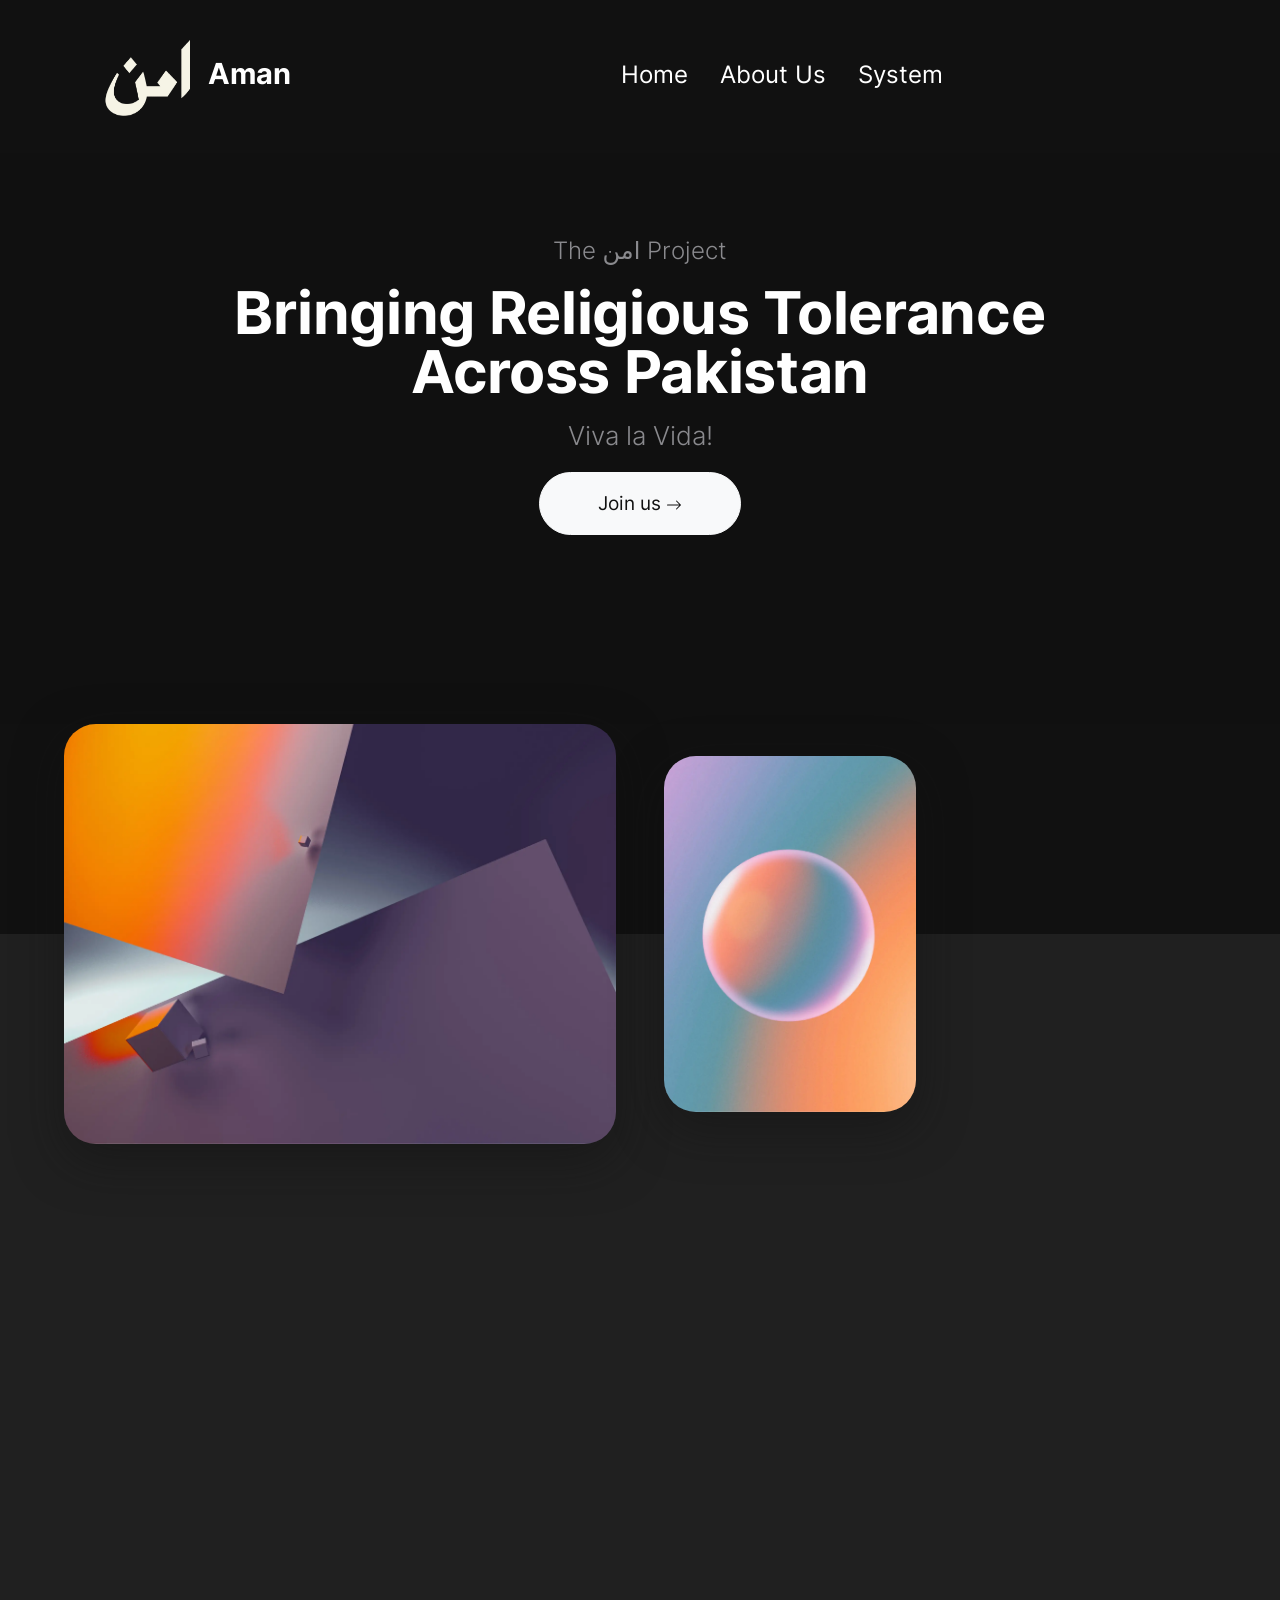
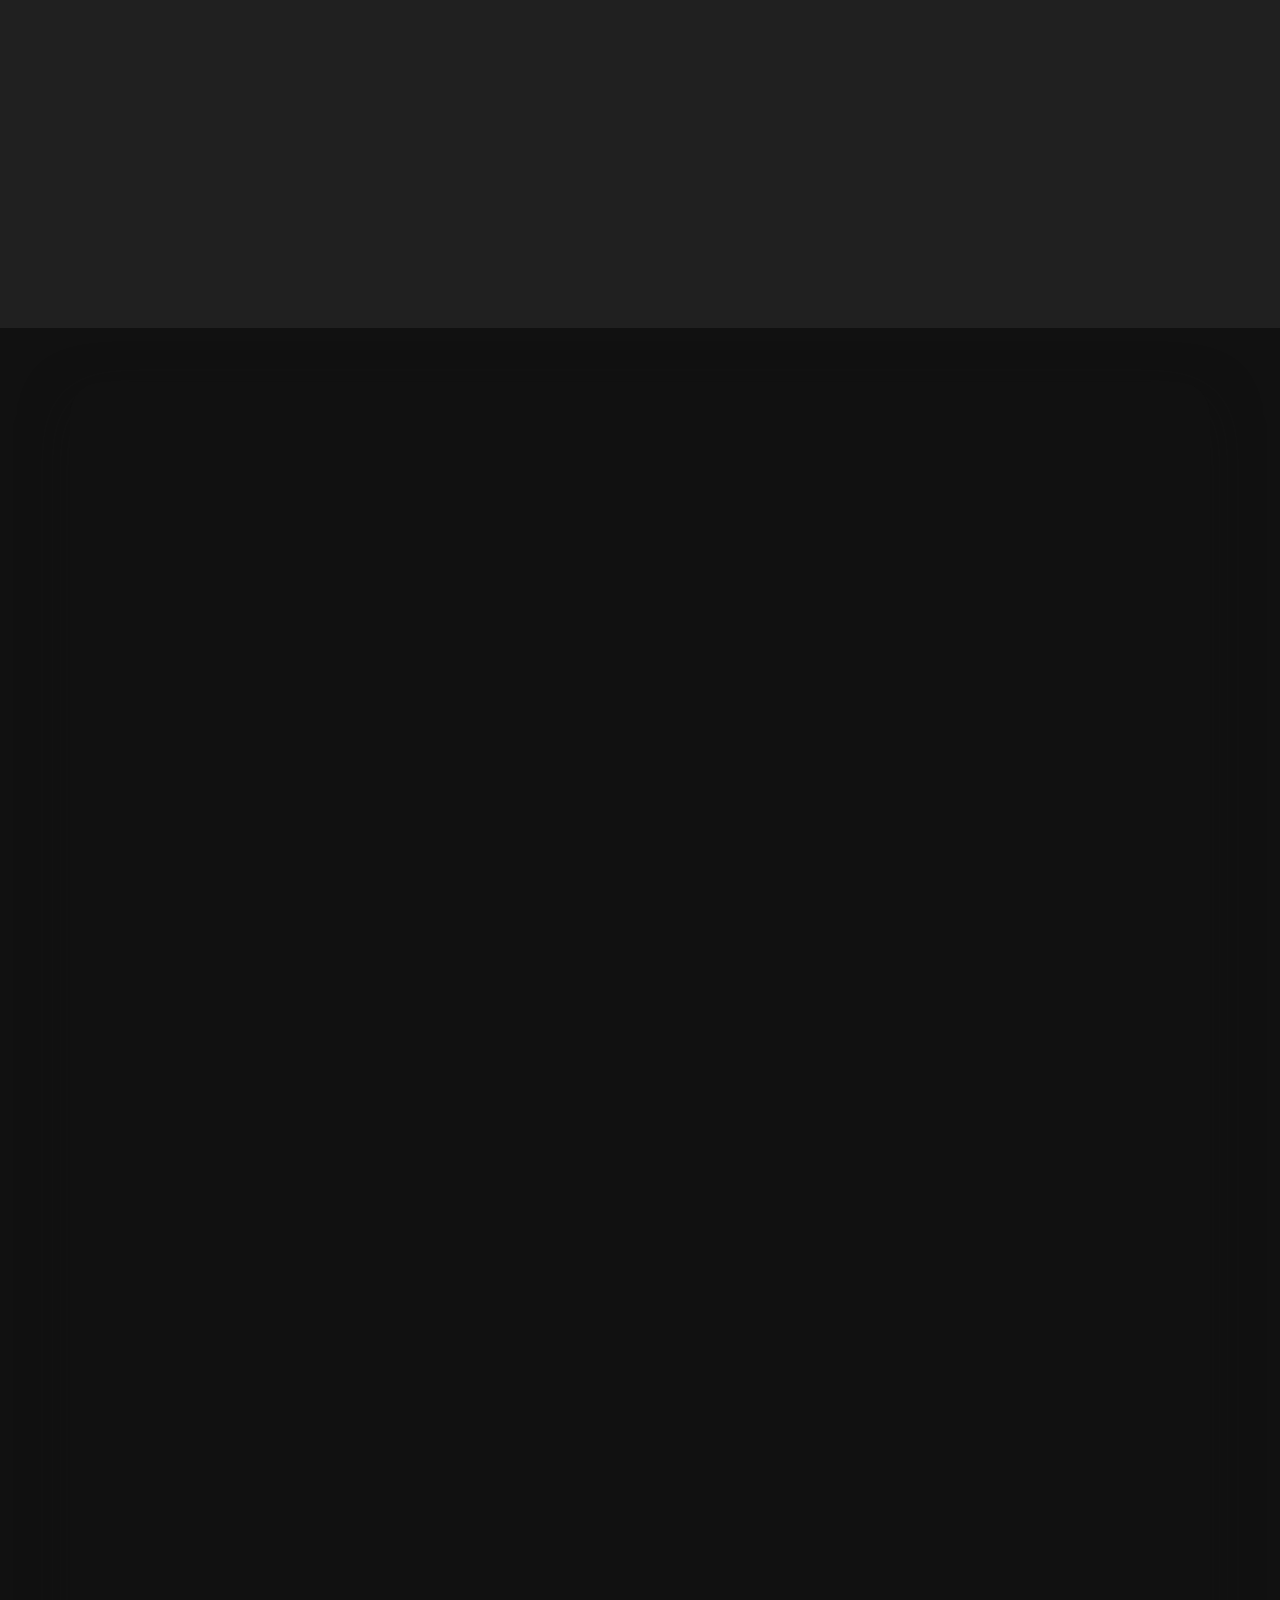
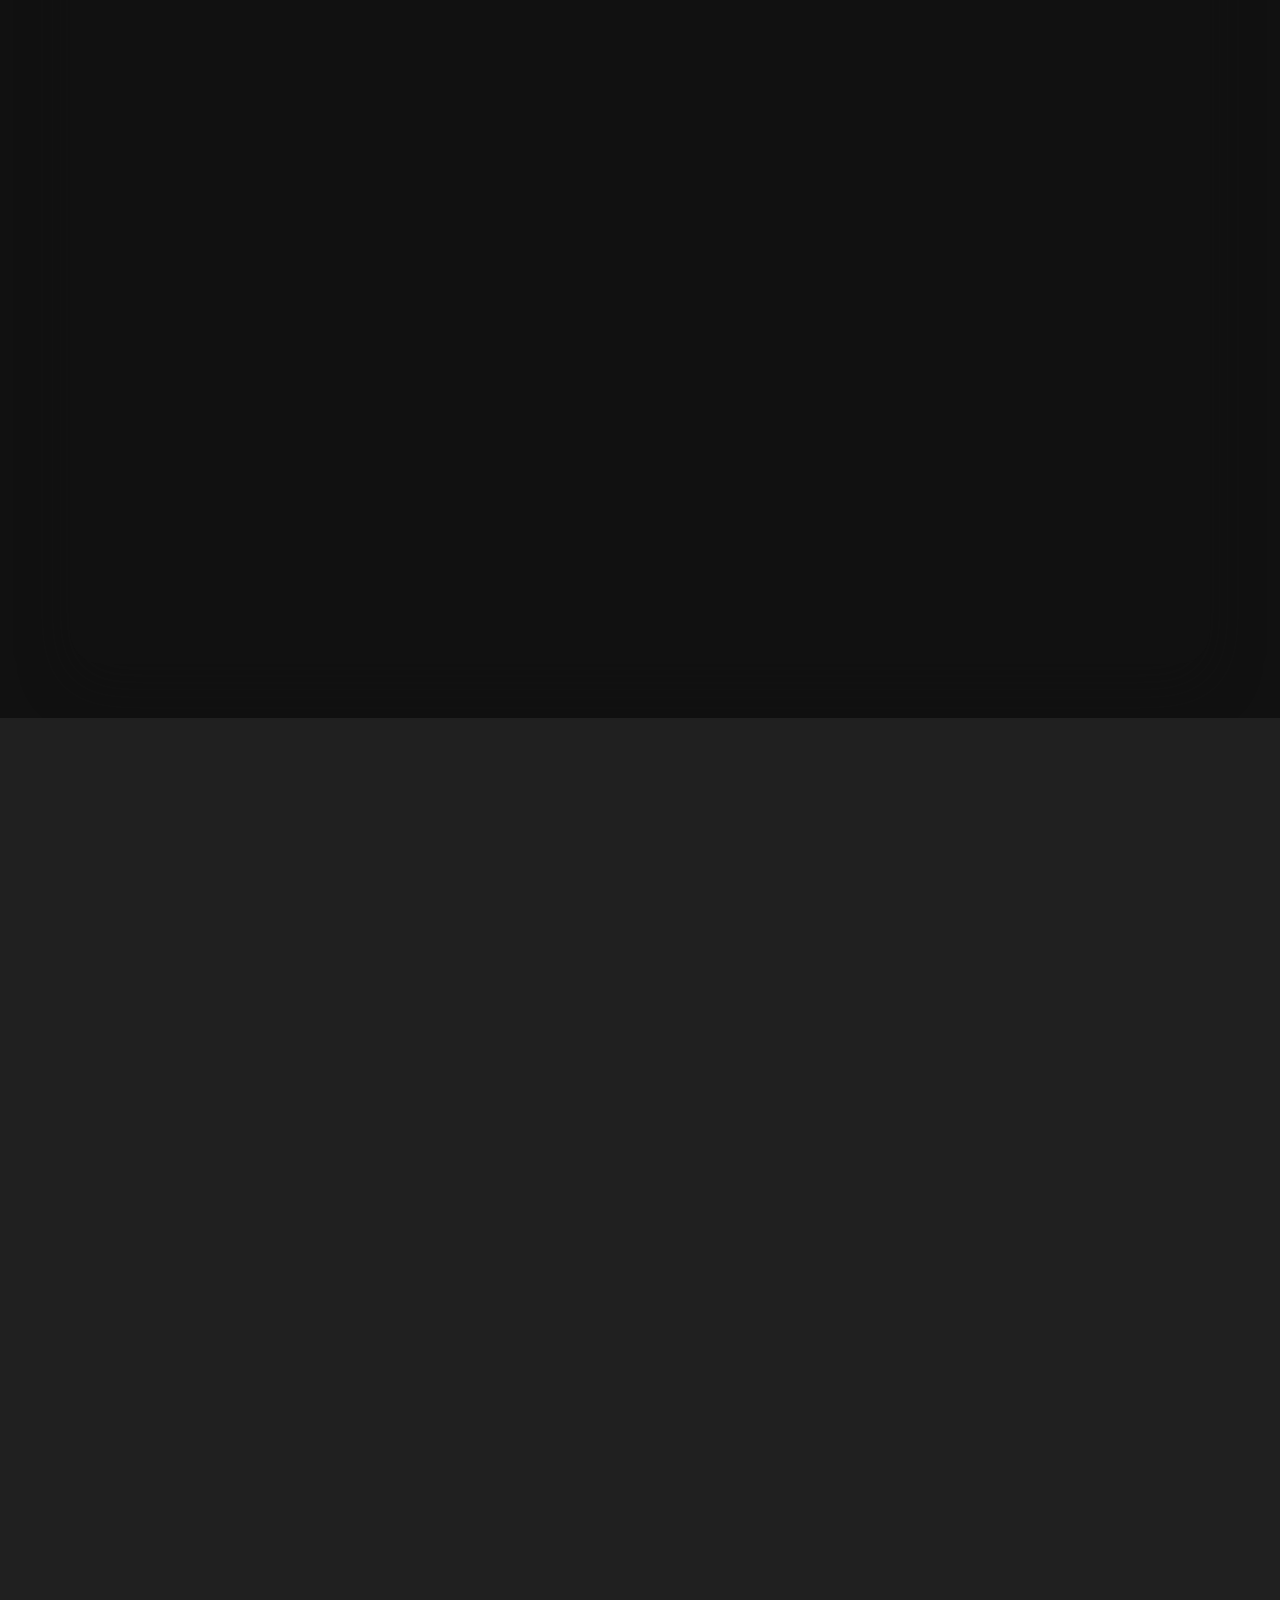
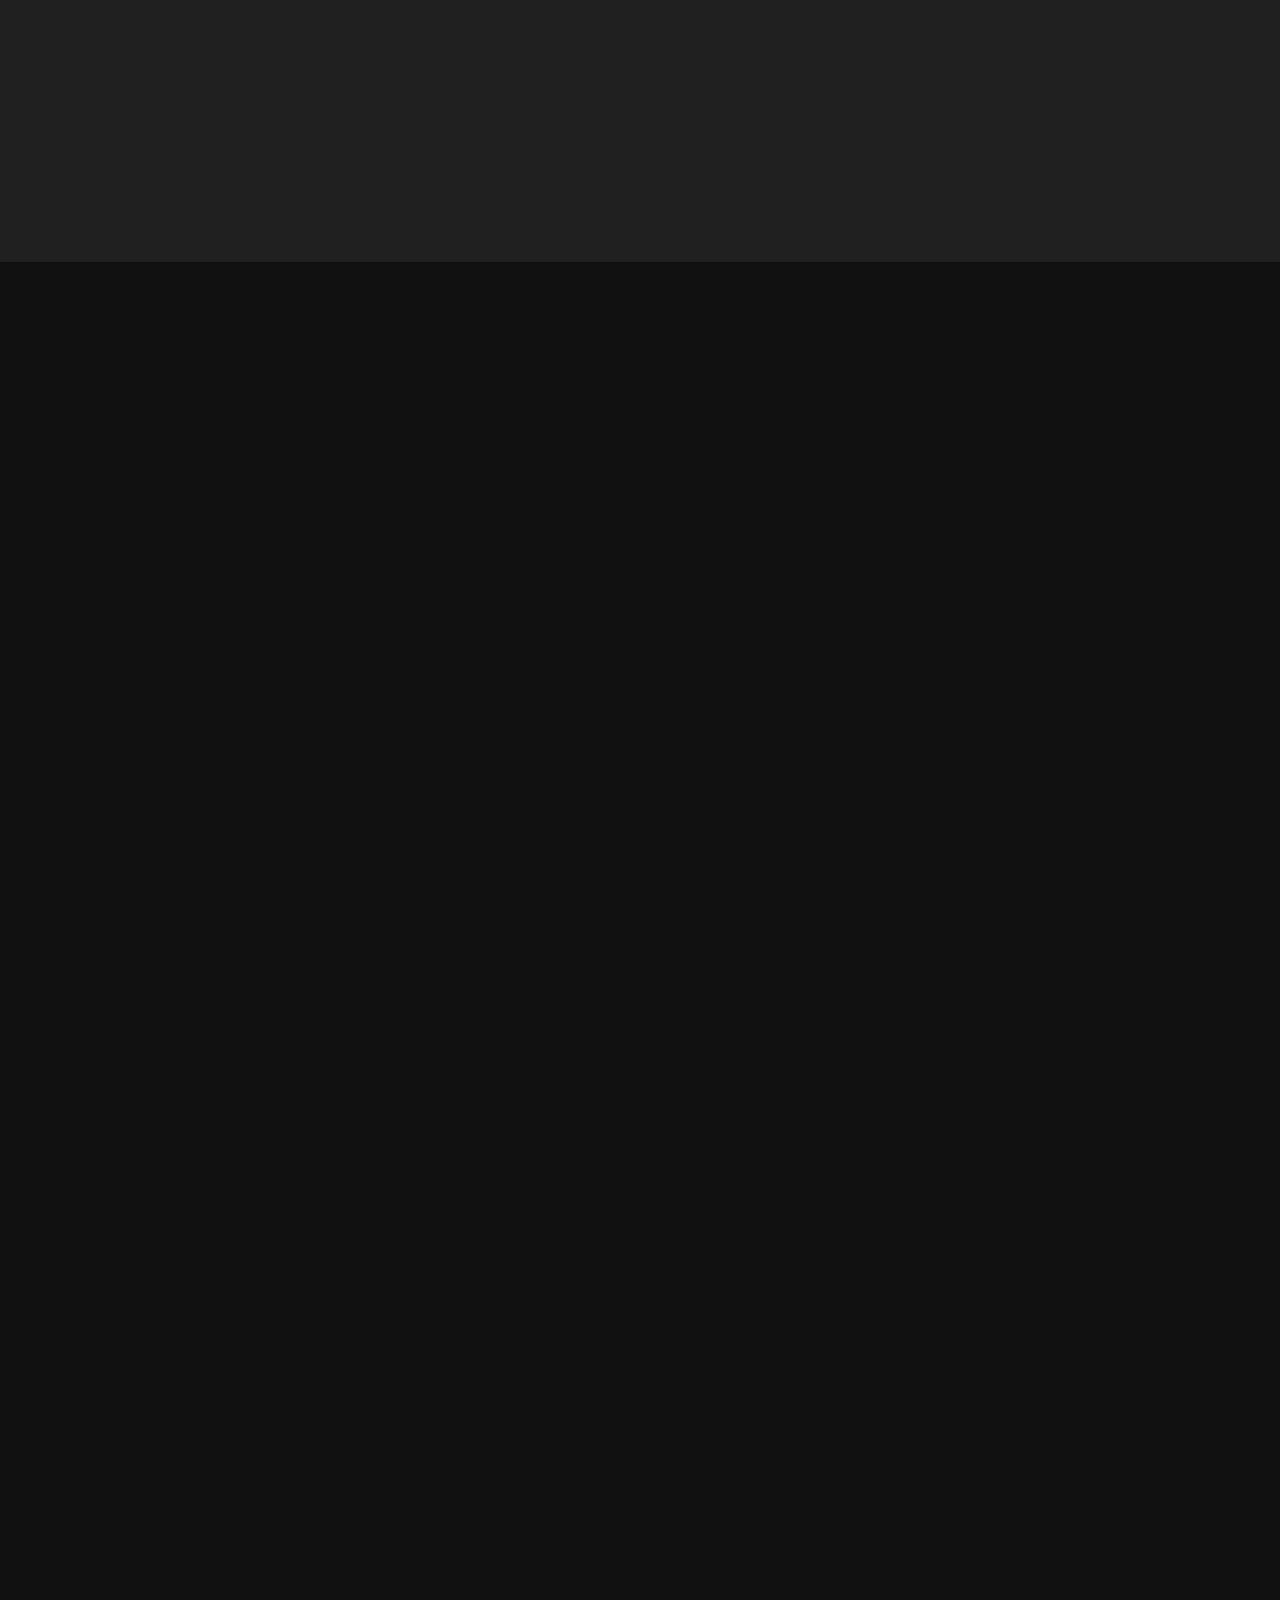
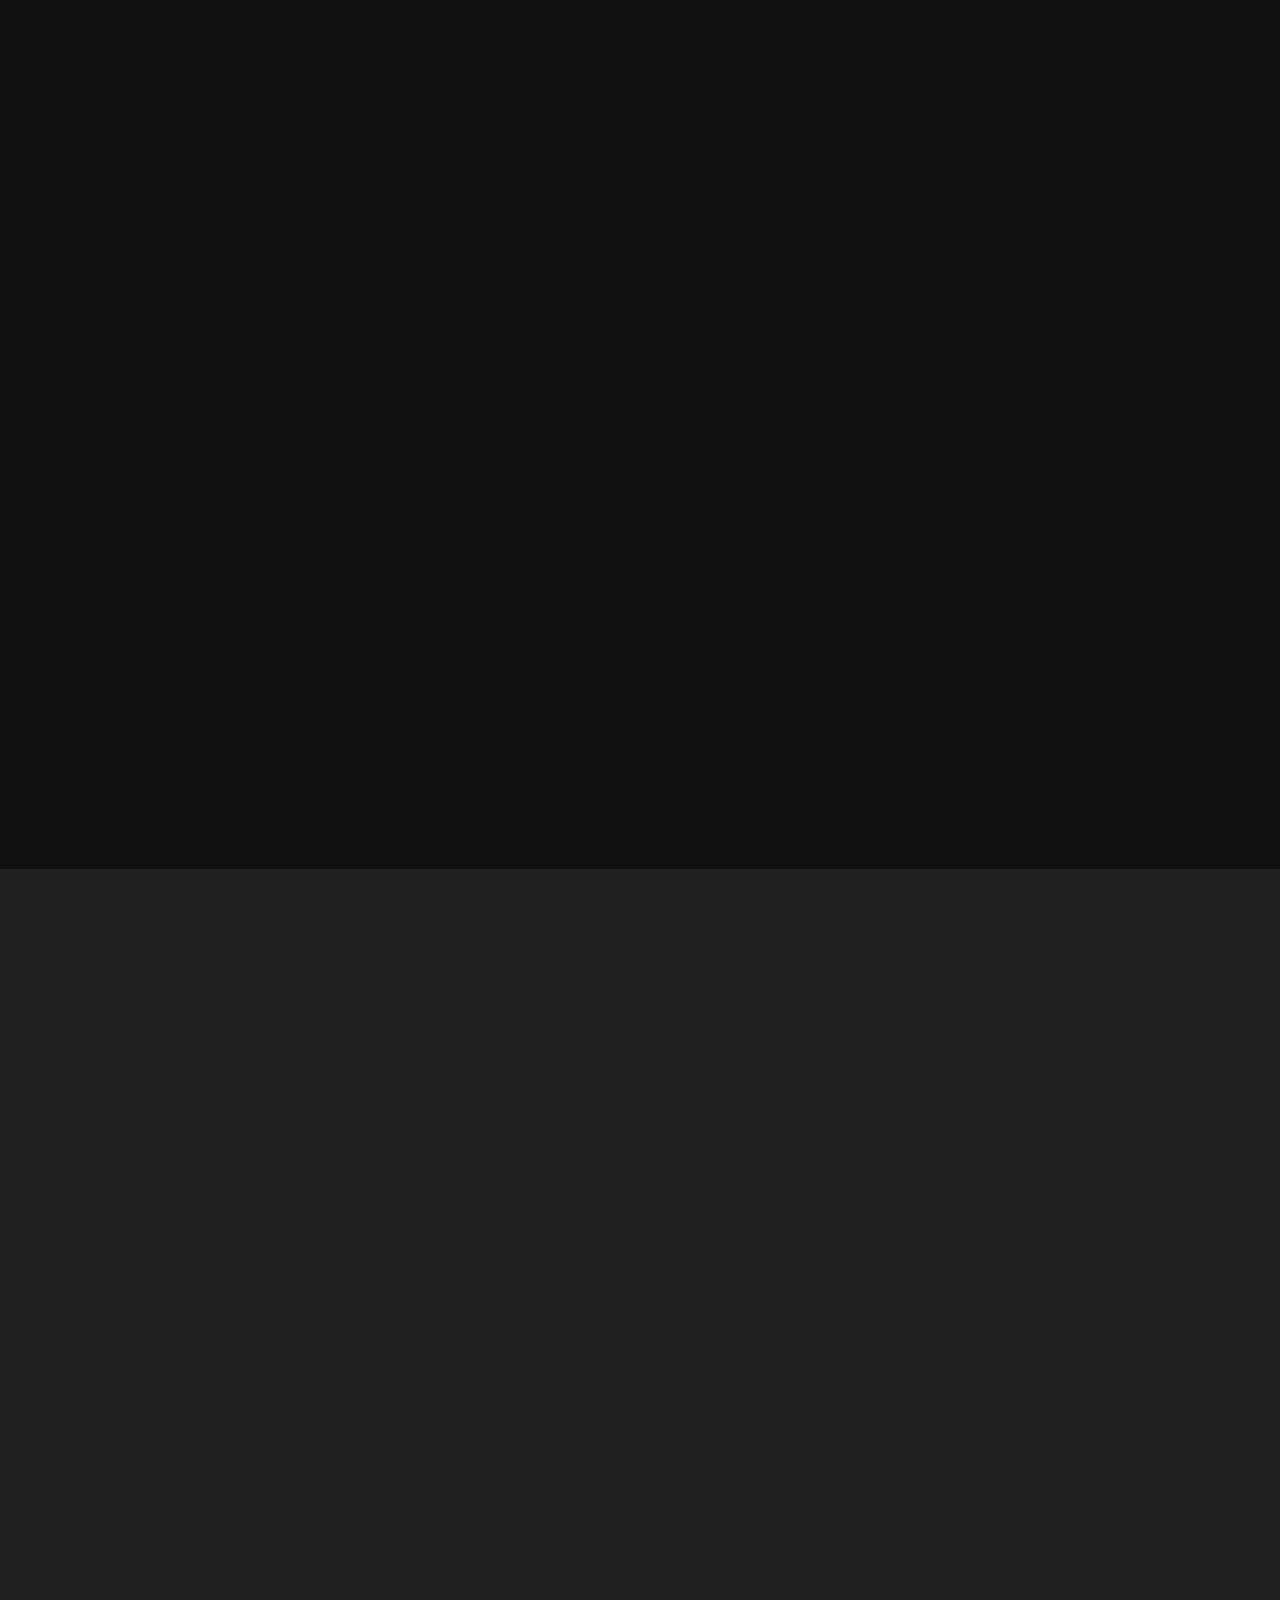
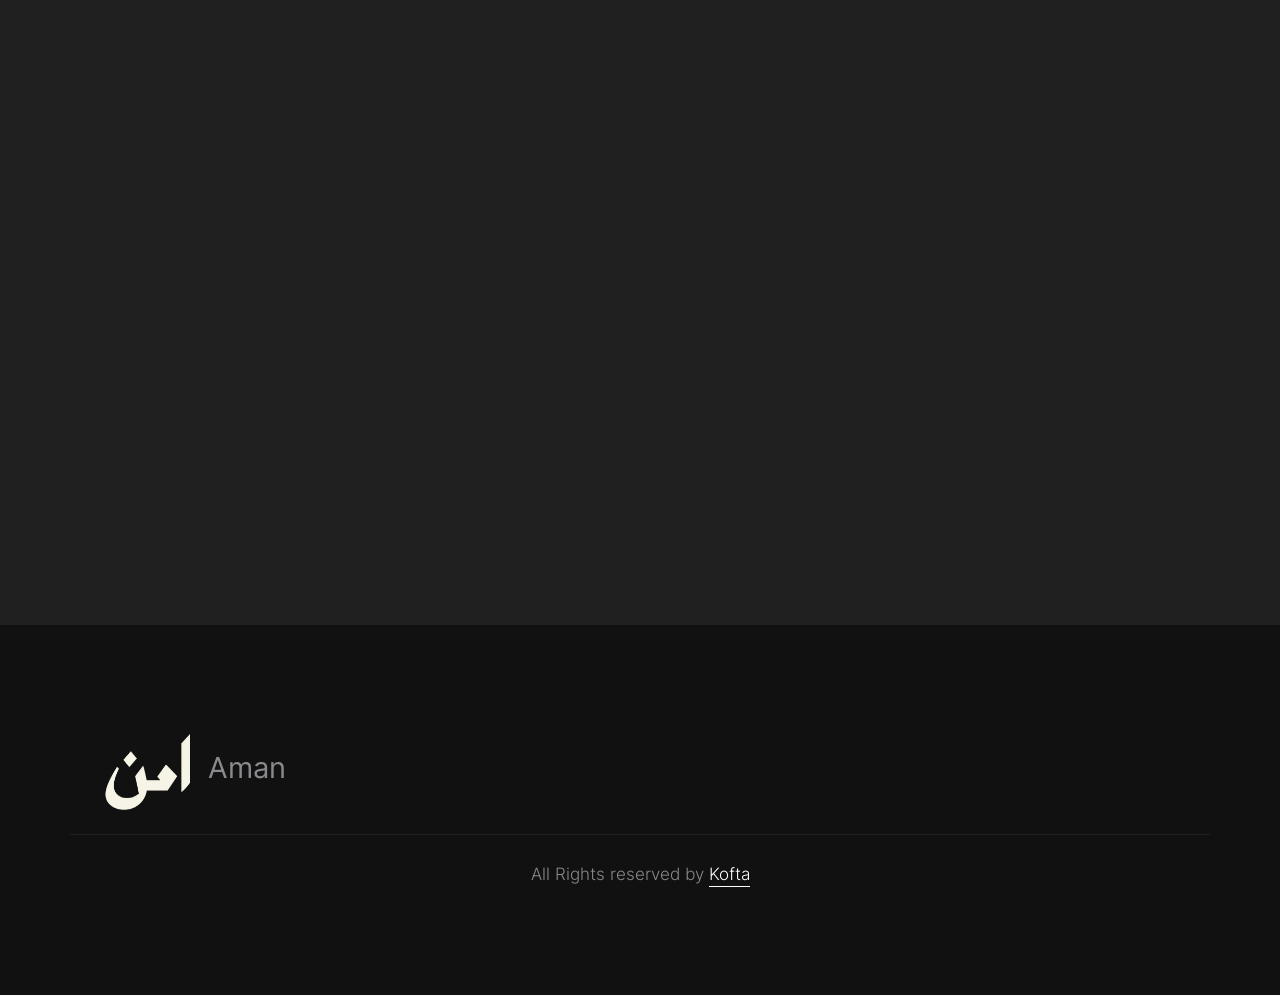
<file: index.html>
<!doctype html>
<html class="h-100" lang="en">

  <head>
      <meta charset="utf-8">
  <meta name="viewport" content="width=device-width,initial-scale=1,shrink-to-fit=no">
  <meta name="description" content="Aman: Bringing Religious Harmony Across Pakistan">
  <link rel="icon" type="image/png" sizes="32x32" href="img/favicon1.png">
  <link rel="icon" type="image/png" sizes="48x48" href="img/fav.png">
  <meta name="author" content="Holger Koenemann">
  <meta name="generator" content="Eleventy v2.0.0">
  <meta name="HandheldFriendly" content="true">
  <title>Aman - Home</title>
  <link rel="stylesheet" href="css/theme.min.css">

   <style>

/* inter-300 - latin */
@font-face {
  font-family: 'Inter';
  font-style: normal;
  font-weight: 300;
  font-display: swap;
  src: local(''),
       url('fonts/inter-v12-latin-300.woff2') format('woff2'), /* Chrome 26+, Opera 23+, Firefox 39+ */
       url('fonts/inter-v12-latin-300.woff') format('woff'); /* Chrome 6+, Firefox 3.6+, IE 9+, Safari 5.1+ */
}

/* inter-400 - latin */
@font-face {
  font-family: 'Inter';
  font-style: normal;
  font-weight: 400;
  font-display: swap;
  src: local(''),
       url('fonts/inter-v12-latin-regular.woff2') format('woff2'), /* Chrome 26+, Opera 23+, Firefox 39+ */
       url('fonts/inter-v12-latin-regular.woff') format('woff'); /* Chrome 6+, Firefox 3.6+, IE 9+, Safari 5.1+ */
}

@font-face {
  font-family: 'Inter';
  font-style: normal;
  font-weight: 500;
  font-display: swap;
  src: local(''),
       url('fonts/inter-v12-latin-500.woff2') format('woff2'), /* Chrome 26+, Opera 23+, Firefox 39+ */
       url('fonts/inter-v12-latin-500.woff') format('woff'); /* Chrome 6+, Firefox 3.6+, IE 9+, Safari 5.1+ */
}
@font-face {
  font-family: 'Inter';
  font-style: normal;
  font-weight: 700;
  font-display: swap;
  src: local(''),
       url('fonts/inter-v12-latin-700.woff2') format('woff2'), /* Chrome 26+, Opera 23+, Firefox 39+ */
       url('fonts/inter-v12-latin-700.woff') format('woff'); /* Chrome 6+, Firefox 3.6+, IE 9+, Safari 5.1+ */
}

</style>


  </head>

  <body class="bg-black text-white mt-0" data-bs-spy="scroll" data-bs-target="#navScroll">

    <nav id="navScroll" class="navbar navbar-dark bg-black fixed-top px-vw-5" tabindex="0">
  <div class="container">
    <a class="navbar-brand pe-md-4 fs-4 col-12 col-md-auto text-center" href="index.html">
 
  <img src="logo1.png" width="100" height="80" fill="currentColor" class="bi bi-stack" viewBox="0 0 16 16">
    <path d="m14.12 10.163 1.715.858c.22.11.22.424 0 .534L8.267 15.34a.598.598 0 0 1-.534 0L.165 11.555a.299.299 0 0 1 0-.534l1.716-.858 5.317 2.659c.505.252 1.1.252 1.604 0l5.317-2.66zM7.733.063a.598.598 0 0 1 .534 0l7.568 3.784a.3.3 0 0 1 0 .535L8.267 8.165a.598.598 0 0 1-.534 0L.165 4.382a.299.299 0 0 1 0-.535L7.733.063z"/>
    <path d="m14.12 6.576 1.715.858c.22.11.22.424 0 .534l-7.568 3.784a.598.598 0 0 1-.534 0L.165 7.968a.299.299 0 0 1 0-.534l1.716-.858 5.317 2.659c.505.252 1.1.252 1.604 0l5.317-2.659z"/>
  </svg>
  <span class="ms-md-1 mt-1 fw-bolder me-md-5">Aman</span>
</a>

      <ul class="navbar-nav mx-auto mb-2 mb-lg-0 list-group list-group-horizontal">
      <li class="nav-item">
  <a class="nav-link fs-5" href="index.html" aria-label="Homepage">
    Home
  </a>
</li>
<li class="nav-item">
  <a class="nav-link fs-5" href="content.html" aria-label="A sample content page">
    About Us
  </a>
</li>
<li class="nav-item">
  <a class="nav-link fs-5" href="system.html" aria-label="A system message page">
    System
  </a>
</li>
    </ul>
</div>
</nav>

    <main>
      <div class="w-100 overflow-hidden positon-relative bg-black text-white" data-aos="fade">
  <div class="position-absolute w-100 h-100 bg-black opacity-75 top-0 start-0"></div>
  <div class="container py-vh-4 position-relative mt-5 px-vw-5 text-center">
  <div class="row d-flex align-items-center justify-content-center py-vh-5">
    <div class="col-12 col-xl-10">
      <span class="h5 text-secondary fw-lighter">The امن Project</span>
      <h1 class="display-huge mt-3 mb-3 lh-1">Bringing Religious Tolerance Across Pakistan</h1>
    </div>
    <div class="col-12 col-xl-8">
      <p class="lead text-secondary">Viva la Vida!</p>
    </div>
    <div class="col-12 text-center">
      <a href="#" class="btn btn-xl btn-light">Join us
        <svg xmlns="http://www.w3.org/2000/svg" width="16" height="16" fill="currentColor" class="bi bi-arrow-right" viewBox="0 0 16 16">
  <path fill-rule="evenodd" d="M1 8a.5.5 0 0 1 .5-.5h11.793l-3.147-3.146a.5.5 0 0 1 .708-.708l4 4a.5.5 0 0 1 0 .708l-4 4a.5.5 0 0 1-.708-.708L13.293 8.5H1.5A.5.5 0 0 1 1 8z"/>
</svg>
</a>
    </div>
  </div>
</div>

</div>

<div class="w-100 position-relative bg-black text-white bg-cover d-flex align-items-center">
  <div class="container-fluid px-vw-5">
    <div class="position-absolute w-100 h-50 bg-dark bottom-0 start-0"></div>
    <div class="row d-flex align-items-center position-relative justify-content-center px-0 g-5">
      <div class="col-12 col-lg-6">
        <img src="img/webp/abstract18.webp" width="2280" height="1732" alt="abstract image" class="img-fluid position-relative rounded-5 shadow" data-aos="fade-up">
      </div>
      <div class="col-12 col-md-6 col-lg-3">
        <img src="img/webp/abstract6.webp" width="1116" height="1578" alt="abstract image" class="img-fluid position-relative rounded-5 shadow" data-aos="fade-up" data-aos-duration="2000">
      </div>
      <div class="col-12 col-md-6 col-lg-3">
        <img src="img/webp/abstract9.webp" width="1116" height="848" alt="abstract image" class="img-fluid position-relative rounded-5 shadow" data-aos="fade-up" data-aos-duration="3000">
      </div>
    </div>
  </div>
</div>
<div class="bg-dark">
  <div class="container px-vw-5 py-vh-5">
    <div class="row d-flex align-items-center">
      <div class="col-12 col-lg-7 text-lg-end" data-aos="fade-right">
        <span class="h5 text-secondary fw-lighter">Who are we?</span>
        <h2 class="display-4">Log, people, human</h2>
      </div>
      <div class="col-12 col-lg-5" data-aos="fade-left">
        <h3 class="pt-5">Product Design & Strategy</h3>
        <p class="text-secondary">Lorem ipsum dolor sit amet, consetetur sadipscing elitr, sed diam nonumy eirmod tempor invidunt ut labore et dolore magna aliquyam erat, sed diam voluptua.<br>
          
          
  <path fill-rule="evenodd" d="M1 8a7 7 0 1 0 14 0A7 7 0 0 0 1 8zm15 0A8 8 0 1 1 0 8a8 8 0 0 1 16 0zM4.5 7.5a.5.5 0 0 0 0 1h5.793l-2.147 2.146a.5.5 0 0 0 .708.708l3-3a.5.5 0 0 0 0-.708l-3-3a.5.5 0 1 0-.708.708L10.293 7.5H4.5z"/>
</svg>
</p>
        <h3 class="border-top border-secondary pt-5 mt-5">Development & Engineering</h3>
        <p class="text-secondary">Lorem ipsum dolor sit amet, consetetur sadipscing elitr, sed diam nonumy eirmod tempor invidunt ut labore et dolore magna aliquyam erat, sed diam voluptua.<br>
          
          
  <path fill-rule="evenodd" d="M1 8a7 7 0 1 0 14 0A7 7 0 0 0 1 8zm15 0A8 8 0 1 1 0 8a8 8 0 0 1 16 0zM4.5 7.5a.5.5 0 0 0 0 1h5.793l-2.147 2.146a.5.5 0 0 0 .708.708l3-3a.5.5 0 0 0 0-.708l-3-3a.5.5 0 1 0-.708.708L10.293 7.5H4.5z"/>
</svg>
</p>
      </div>
    </div>
  </div>
</div>

<div class="bg-black py-vh-3">
  <div class="container bg-black px-vw-5 py-vh-3 rounded-5 shadow">

  <div class="row gx-5">
    <div class="col-12 col-md-6">
      <div class="card bg-transparent mb-5" data-aos="zoom-in-up">
        <div class="bg-dark shadow rounded-5 p-0">
          <img src="img/webp/abstract3.webp" width="582" height="327" alt="abstract image" class="img-fluid rounded-5 no-bottom-radius" loading="lazy">
          <div class="p-5">
            <h2 class="fw-lighter">Ipsum dolor est</h2>
            <p class="pb-4 text-secondary">Lorem ipsum dolor sit amet, consetetur sadipscing elitr, sed diam nonumy eirmod tempor invidunt ut labore et dolore magna aliquyam erat.</p>
          
          </div>
        </div>
      </div>

      <div class="card bg-transparent" data-aos="zoom-in-up">
        <div class="bg-dark shadow rounded-5 p-0">
          <img src="img/webp/abstract2.webp" width="582" height="442" alt="abstract image" class="img-fluid rounded-5 no-bottom-radius" loading="lazy">
          <div class="p-5">
            <h2 class="fw-lighter">Ipsum dolor est</h2>
            <p class="pb-4 text-secondary">Lorem ipsum dolor sit amet, consetetur sadipscing elitr, sed diam nonumy eirmod tempor invidunt ut labore et dolore magna aliquyam erat.</p>
            
          </div>
        </div>
      </div>
    </div>
    <div class="col-12 col-md-6">
      <div class="p-5 pt-0 mt-5" data-aos="fade">
        <span class="h5 text-secondary fw-lighter">What we don´t know</span>
        <h2 class="display-4">There is a lot we don´t know. Here is a small sneak peek</h2>
      </div>
      <div class="card bg-transparent mb-5 mt-5" data-aos="zoom-in-up">
        <div class="bg-dark shadow rounded-5 p-0">
          <img src="img/webp/abstract17.webp" width="582" height="390" alt="abstract image" class="img-fluid rounded-5 no-bottom-radius" loading="lazy">
          <div class="p-5">
            <h2 class="fw-lighter">Ipsum dolor est</h2>
            <p class="pb-4 text-secondary">Lorem ipsum dolor sit amet, consetetur sadipscing elitr, sed diam nonumy eirmod tempor invidunt ut labore et dolore magna aliquyam erat.</p>
            
          </div>
        </div>
      </div>

      <div class="card bg-transparent" data-aos="zoom-in-up">
        <div class="bg-dark shadow rounded-5 p-0">
          <img src="img/webp/abstract4.webp" width="582" height="327" alt="abstract image" class="img-fluid rounded-5 no-bottom-radius" loading="lazy">
          <div class="p-5">
            <h2 class="fw-lighter">Ipsum dolor est</h2>
            <p class="pb-4 text-secondary">Lorem ipsum dolor sit amet, consetetur sadipscing elitr, sed diam nonumy eirmod tempor invidunt ut labore et dolore magna aliquyam erat.</p>
           
          </div>
        </div>
      </div>
    </div>
  </div>

</div>

</div>
<div class="bg-dark position-relative">
  <div class="container px-vw-5 py-vh-5">
    <div class="row d-flex align-items-center">

      <div class="col-12 col-lg-7">
        <img class="img-fluid rounded-5 mb-n5 shadow" src="img/webp/person9.webp" width="512" height="512" alt="a nice person" loading="lazy" data-aos="zoom-in-right">
        <img class="img-fluid rounded-5 ms-5 mb-n5 shadow" src="img/webp/person11.webp" width="512" height="512" alt="another nice person" loading="lazy" data-aos="zoom-in-up">
      </div>
      <div class="col-12 col-lg-5 bg-dark rounded-5 py-5" data-aos="fade">
        <span class="h5 text-secondary fw-lighter">Do you like faces?</span>
        <h2 class="display-4">We constantly adding new images to our website. Does it make sense? No!</h2>
      </div>
    </div>
  </div>
</div>

<div class="bg-black">
<div class="container px-vw-5 py-vh-5">
  <div class="row d-flex align-items-center">
    <div class="col-12 col-lg-5 text-center text-lg-end" data-aos="zoom-in-right">
      <span class="h5 text-secondary fw-lighter">What we charge</span>
      <h2 class="display-4">You get all our knowledge for one simple price</h2>
    </div>
    <div class="col-12 col-lg-7 bg-dark rounded-5 py-vh-3 text-center my-5" data-aos="zoom-in-up">
      <h2 class="display-huge mb-5">
        <span class="fs-4 me-2 fw-light">$</span><span class="border-bottom border-5">499</span><span class="fs-6 fw-light">/day</span></h2>
      <p class="lead text-secondary">Lorem ipsum dolor sit amet, consectetur adipisicing elit, sed do eiusmod tempor incididunt ut labore et dolore magna aliqua. Ut enim ad minim veniam, quis nostrud exercitation ullamco laboris nisi ut aliquip ex ea commodo consequat.</p>
      <a href="#" class="btn btn-xl btn-light">Sign up
        <svg xmlns="http://www.w3.org/2000/svg" width="16" height="16" fill="currentColor" class="bi bi-arrow-right" viewBox="0 0 16 16">
  <path fill-rule="evenodd" d="M1 8a.5.5 0 0 1 .5-.5h11.793l-3.147-3.146a.5.5 0 0 1 .708-.708l4 4a.5.5 0 0 1 0 .708l-4 4a.5.5 0 0 1-.708-.708L13.293 8.5H1.5A.5.5 0 0 1 1 8z"/>
</svg>
</a>
    </div>
  </div>
</div>

</div>
<div class="container-fluid px-vw-5 position-relative" data-aos="fade">
<div class="position-absolute w-100 h-50 bg-black top-0 start-0"></div>
<div class="position-relative py-vh-5 bg-cover bg-center rounded-5" style="background-image: url(img/webp/abstract12.webp)">
  <div class="container bg-black px-vw-5 py-vh-3 rounded-5 shadow">
  <div class="row d-flex align-items-center">

  <div class="col-6 d-flex align-items-center bg-dark shadow rounded-5 p-0" data-aos="zoom-in-up">
    <div class="row d-flex justify-content-center">
      <div class="col-12">
    <img src="img/webp/person103.webp" width="684" height="457" alt="our CEO with some nice numbers" class="img-fluid rounded-5" loading="lazy">
  </div>
  <div class="col-12 col-lg-10 col-xl-8 text-center my-5">
    <p class="lead border-bottom pb-4 border-secondary">"Lorem ipsum dolor sit amet, consetetur sadipscing elitr, sed diam nonumy eirmod tempor invidunt ut labore et dolore magna aliquyam erat, sed diam voluptua. At vero eos et accusam et justo duo dolores et ea rebum. Stet clita kasd gubergren, no sea takimata sanctus est Lorem ipsum dolor sit amet."</p>
    <p class="text-secondary text-center">Jane Doe, CEO</p>
</div>
</div>
</div>
  <div class="col-5 offset-1">
    <span class="h5 text-secondary fw-lighter">The numbers</span>
    <h2 class="display-huge fw-bolder" data-aos="zoom-in-left">+400</h2>
<p class="h4 fw-lighter text-secondary">
    Lorem ipsum dolor sit amet, consetetur sadipscing elitr.
</p>

<h2 class="display-huge fw-bolder border-top border-secondary pt-5 mt-5" data-aos="zoom-in-left">78.981</h2>
<p class="h4 fw-lighter text-secondary">
Lorem ipsum dolor sit amet, consetetur sadipscing elitr.
</p>
<h2 class="display-huge fw-bolder border-top border-secondary pt-5 mt-5" data-aos="zoom-in-left">98%</h2>
<p class="h4 fw-lighter text-secondary">
Lorem ipsum dolor sit amet, consetetur sadipscing elitr.
</p>
</div>
  </div>
</div>

</div>
</div>
<div class="bg-dark py-vh-5">
<div class="container px-vw-5">
  <div class="row d-flex gx-5 align-items-center">
    <div class="col-12 col-lg-6">
      <div class="rounded-5 bg-black p-5 shadow" data-aos="zoom-in-right">
        <div class="fs-1">
          <svg xmlns="http://www.w3.org/2000/svg" width="16" height="16" fill="currentColor" class="bi bi-star-fill" viewBox="0 0 16 16">
  <path d="M3.612 15.443c-.386.198-.824-.149-.746-.592l.83-4.73L.173 6.765c-.329-.314-.158-.888.283-.95l4.898-.696L7.538.792c.197-.39.73-.39.927 0l2.184 4.327 4.898.696c.441.062.612.636.282.95l-3.522 3.356.83 4.73c.078.443-.36.79-.746.592L8 13.187l-4.389 2.256z"/>
</svg>


          <svg xmlns="http://www.w3.org/2000/svg" width="16" height="16" fill="currentColor" class="bi bi-star-fill" viewBox="0 0 16 16">
  <path d="M3.612 15.443c-.386.198-.824-.149-.746-.592l.83-4.73L.173 6.765c-.329-.314-.158-.888.283-.95l4.898-.696L7.538.792c.197-.39.73-.39.927 0l2.184 4.327 4.898.696c.441.062.612.636.282.95l-3.522 3.356.83 4.73c.078.443-.36.79-.746.592L8 13.187l-4.389 2.256z"/>
</svg>


          <svg xmlns="http://www.w3.org/2000/svg" width="16" height="16" fill="currentColor" class="bi bi-star-fill" viewBox="0 0 16 16">
  <path d="M3.612 15.443c-.386.198-.824-.149-.746-.592l.83-4.73L.173 6.765c-.329-.314-.158-.888.283-.95l4.898-.696L7.538.792c.197-.39.73-.39.927 0l2.184 4.327 4.898.696c.441.062.612.636.282.95l-3.522 3.356.83 4.73c.078.443-.36.79-.746.592L8 13.187l-4.389 2.256z"/>
</svg>


          <svg xmlns="http://www.w3.org/2000/svg" width="16" height="16" fill="currentColor" class="bi bi-star-fill" viewBox="0 0 16 16">
  <path d="M3.612 15.443c-.386.198-.824-.149-.746-.592l.83-4.73L.173 6.765c-.329-.314-.158-.888.283-.95l4.898-.696L7.538.792c.197-.39.73-.39.927 0l2.184 4.327 4.898.696c.441.062.612.636.282.95l-3.522 3.356.83 4.73c.078.443-.36.79-.746.592L8 13.187l-4.389 2.256z"/>
</svg>


          <svg xmlns="http://www.w3.org/2000/svg" width="16" height="16" fill="currentColor" class="bi bi-star-fill" viewBox="0 0 16 16">
  <path d="M3.612 15.443c-.386.198-.824-.149-.746-.592l.83-4.73L.173 6.765c-.329-.314-.158-.888.283-.95l4.898-.696L7.538.792c.197-.39.73-.39.927 0l2.184 4.327 4.898.696c.441.062.612.636.282.95l-3.522 3.356.83 4.73c.078.443-.36.79-.746.592L8 13.187l-4.389 2.256z"/>
</svg>


        </div>
        <p class="text-secondary lead">"Lorem ipsum dolor sit amet, consectetur tempor incididunt ut labore et dolore magna aliqua ullamco laboris nisi ut aliquip ex ea commodo consequat."</p>
        <div class="d-flex justify-content-start align-items-center border-top border-secondary pt-3">
          <img src="img/webp/person14.webp" width="96" height="96" class="rounded-circle me-3" alt="a nice person" data-aos="fade" loading="lazy">
          <div>
            <span class="h6 fw-5">Jane Doemunsky</span><br>
            <small class="text-secondary">COO, The Boo Corp.</small>
          </div>
        </div>
      </div>
      <div class="rounded-5 bg-black p-5 shadow mt-5" data-aos="zoom-in-right">
        <div class="fs-1">
          <svg xmlns="http://www.w3.org/2000/svg" width="16" height="16" fill="currentColor" class="bi bi-star-fill" viewBox="0 0 16 16">
  <path d="M3.612 15.443c-.386.198-.824-.149-.746-.592l.83-4.73L.173 6.765c-.329-.314-.158-.888.283-.95l4.898-.696L7.538.792c.197-.39.73-.39.927 0l2.184 4.327 4.898.696c.441.062.612.636.282.95l-3.522 3.356.83 4.73c.078.443-.36.79-.746.592L8 13.187l-4.389 2.256z"/>
</svg>


          <svg xmlns="http://www.w3.org/2000/svg" width="16" height="16" fill="currentColor" class="bi bi-star-fill" viewBox="0 0 16 16">
  <path d="M3.612 15.443c-.386.198-.824-.149-.746-.592l.83-4.73L.173 6.765c-.329-.314-.158-.888.283-.95l4.898-.696L7.538.792c.197-.39.73-.39.927 0l2.184 4.327 4.898.696c.441.062.612.636.282.95l-3.522 3.356.83 4.73c.078.443-.36.79-.746.592L8 13.187l-4.389 2.256z"/>
</svg>


          <svg xmlns="http://www.w3.org/2000/svg" width="16" height="16" fill="currentColor" class="bi bi-star-fill" viewBox="0 0 16 16">
  <path d="M3.612 15.443c-.386.198-.824-.149-.746-.592l.83-4.73L.173 6.765c-.329-.314-.158-.888.283-.95l4.898-.696L7.538.792c.197-.39.73-.39.927 0l2.184 4.327 4.898.696c.441.062.612.636.282.95l-3.522 3.356.83 4.73c.078.443-.36.79-.746.592L8 13.187l-4.389 2.256z"/>
</svg>


          <svg xmlns="http://www.w3.org/2000/svg" width="16" height="16" fill="currentColor" class="bi bi-star-fill" viewBox="0 0 16 16">
  <path d="M3.612 15.443c-.386.198-.824-.149-.746-.592l.83-4.73L.173 6.765c-.329-.314-.158-.888.283-.95l4.898-.696L7.538.792c.197-.39.73-.39.927 0l2.184 4.327 4.898.696c.441.062.612.636.282.95l-3.522 3.356.83 4.73c.078.443-.36.79-.746.592L8 13.187l-4.389 2.256z"/>
</svg>


          <svg xmlns="http://www.w3.org/2000/svg" width="16" height="16" fill="currentColor" class="bi bi-star-half" viewBox="0 0 16 16">
  <path d="M5.354 5.119 7.538.792A.516.516 0 0 1 8 .5c.183 0 .366.097.465.292l2.184 4.327 4.898.696A.537.537 0 0 1 16 6.32a.548.548 0 0 1-.17.445l-3.523 3.356.83 4.73c.078.443-.36.79-.746.592L8 13.187l-4.389 2.256a.52.52 0 0 1-.146.05c-.342.06-.668-.254-.6-.642l.83-4.73L.173 6.765a.55.55 0 0 1-.172-.403.58.58 0 0 1 .085-.302.513.513 0 0 1 .37-.245l4.898-.696zM8 12.027a.5.5 0 0 1 .232.056l3.686 1.894-.694-3.957a.565.565 0 0 1 .162-.505l2.907-2.77-4.052-.576a.525.525 0 0 1-.393-.288L8.001 2.223 8 2.226v9.8z"/>
</svg>

        </div>
        <p class="text-secondary lead">"Lorem ipsum dolor sit amet, consectetur tempor incididunt ut labore et dolore magna aliqua. Ut enim ad minim veniam. quis nostrud exercitation ullamco laboris nisi ut aliquip ex ea commodo consequat."</p>
        <div class="d-flex justify-content-start align-items-center border-top border-secondary pt-3">
          <img src="img/webp/person13.webp" width="96" height="96" class="rounded-circle me-3" alt="a nice person" data-aos="fade" loading="lazy">
          <div>
            <span class="h6 fw-5">Jane Doemunsky</span><br>
            <small class="text-secondary">COO, The Boo Corp.</small>
          </div>
        </div>
      </div>

    </div>
    <div class="col-12 col-lg-6">
      <div class="p-5 pt-0" data-aos="fade">
        <span class="h5 text-secondary fw-lighter">What others have to say</span>
        <h2 class="display-4">Invidunt ut labore et dolore magna aliquyam erat.</h2>
      </div>
      <div class="rounded-5 bg-black p-5 shadow mt-5 gradient" data-aos="zoom-in-left">
        <div class="fs-1">
          <svg xmlns="http://www.w3.org/2000/svg" width="16" height="16" fill="currentColor" class="bi bi-star-fill" viewBox="0 0 16 16">
  <path d="M3.612 15.443c-.386.198-.824-.149-.746-.592l.83-4.73L.173 6.765c-.329-.314-.158-.888.283-.95l4.898-.696L7.538.792c.197-.39.73-.39.927 0l2.184 4.327 4.898.696c.441.062.612.636.282.95l-3.522 3.356.83 4.73c.078.443-.36.79-.746.592L8 13.187l-4.389 2.256z"/>
</svg>


          <svg xmlns="http://www.w3.org/2000/svg" width="16" height="16" fill="currentColor" class="bi bi-star-fill" viewBox="0 0 16 16">
  <path d="M3.612 15.443c-.386.198-.824-.149-.746-.592l.83-4.73L.173 6.765c-.329-.314-.158-.888.283-.95l4.898-.696L7.538.792c.197-.39.73-.39.927 0l2.184 4.327 4.898.696c.441.062.612.636.282.95l-3.522 3.356.83 4.73c.078.443-.36.79-.746.592L8 13.187l-4.389 2.256z"/>
</svg>


          <svg xmlns="http://www.w3.org/2000/svg" width="16" height="16" fill="currentColor" class="bi bi-star-fill" viewBox="0 0 16 16">
  <path d="M3.612 15.443c-.386.198-.824-.149-.746-.592l.83-4.73L.173 6.765c-.329-.314-.158-.888.283-.95l4.898-.696L7.538.792c.197-.39.73-.39.927 0l2.184 4.327 4.898.696c.441.062.612.636.282.95l-3.522 3.356.83 4.73c.078.443-.36.79-.746.592L8 13.187l-4.389 2.256z"/>
</svg>


          <svg xmlns="http://www.w3.org/2000/svg" width="16" height="16" fill="currentColor" class="bi bi-star-fill" viewBox="0 0 16 16">
  <path d="M3.612 15.443c-.386.198-.824-.149-.746-.592l.83-4.73L.173 6.765c-.329-.314-.158-.888.283-.95l4.898-.696L7.538.792c.197-.39.73-.39.927 0l2.184 4.327 4.898.696c.441.062.612.636.282.95l-3.522 3.356.83 4.73c.078.443-.36.79-.746.592L8 13.187l-4.389 2.256z"/>
</svg>


          <svg xmlns="http://www.w3.org/2000/svg" width="16" height="16" fill="currentColor" class="bi bi-star-fill" viewBox="0 0 16 16">
  <path d="M3.612 15.443c-.386.198-.824-.149-.746-.592l.83-4.73L.173 6.765c-.329-.314-.158-.888.283-.95l4.898-.696L7.538.792c.197-.39.73-.39.927 0l2.184 4.327 4.898.696c.441.062.612.636.282.95l-3.522 3.356.83 4.73c.078.443-.36.79-.746.592L8 13.187l-4.389 2.256z"/>
</svg>


        </div>
        <p class="lead">"Consectetur adipisicing elit, sed do eiusmod tempor incididunt ut labore et dolore magna aliqua. Ut enim ad minim veniam, quis nostrud exercitation ullamco laboris nisi ut aliquip ex ea commodo consequat."</p>
        <div class="d-flex justify-content-start align-items-center border-top pt-3">
          <img src="img/webp/person16.webp" width="96" height="96" class="rounded-circle me-3" alt="a nice person" data-aos="fade" loading="lazy">
          <div>
            <span class="h6 fw-5">Jane Doemunsky</span><br>
            <small>COO, The Boo Corp.</small>
          </div>
        </div>
      </div>
    </div>
  </div>
</div>

</div>

    </main>

    <div class="container py-vh-4 text-secondary fw-lighter">
    <div class="row">
      <div class="col-12 col-lg-5 py-4 text-center text-lg-start">
            <a class="navbar-brand pe-md-4 fs-4 col-12 col-md-auto text-center" href="index.html">
  <img src="logo1.png" width="100" height="80" fill="currentColor" class="bi bi-stack" viewBox="0 0 16 16">
    <path d="m14.12 10.163 1.715.858c.22.11.22.424 0 .534L8.267 15.34a.598.598 0 0 1-.534 0L.165 11.555a.299.299 0 0 1 0-.534l1.716-.858 5.317 2.659c.505.252 1.1.252 1.604 0l5.317-2.66zM7.733.063a.598.598 0 0 1 .534 0l7.568 3.784a.3.3 0 0 1 0 .535L8.267 8.165a.598.598 0 0 1-.534 0L.165 4.382a.299.299 0 0 1 0-.535L7.733.063z"/>
    <path d="m14.12 6.576 1.715.858c.22.11.22.424 0 .534l-7.568 3.784a.598.598 0 0 1-.534 0L.165 7.968a.299.299 0 0 1 0-.534l1.716-.858 5.317 2.659c.505.252 1.1.252 1.604 0l5.317-2.659z"/>
  </svg>
  <span class="ms-md-1 mt-1 fw-bolder me-md-5" >Aman</span>
</a>

      </div>
      
  <div class="container text-center small py-vh-2 border-top border-dark">All Rights reserved by
    <a href="index.html" class="link-fancy link-fancy-light" target="_blank">Kofta</a>
  </div>
</footer>








<script src="js/bootstrap.bundle.min.js"></script>
<script src="js/aos.js"></script>
<script>
AOS.init({
 duration: 800, // values from 0 to 3000, with step 50ms
});
</script>
<script>
  let scrollpos = window.scrollY
  const header = document.querySelector(".navbar")
  const header_height = header.offsetHeight

  const add_class_on_scroll = () => header.classList.add("scrolled", "shadow-sm")
  const remove_class_on_scroll = () => header.classList.remove("scrolled", "shadow-sm")

  window.addEventListener('scroll', function() {
    scrollpos = window.scrollY;

    if (scrollpos >= header_height) { add_class_on_scroll() }
    else { remove_class_on_scroll() }

    console.log(scrollpos)
  })
</script>

  </body>
</html>
</file>
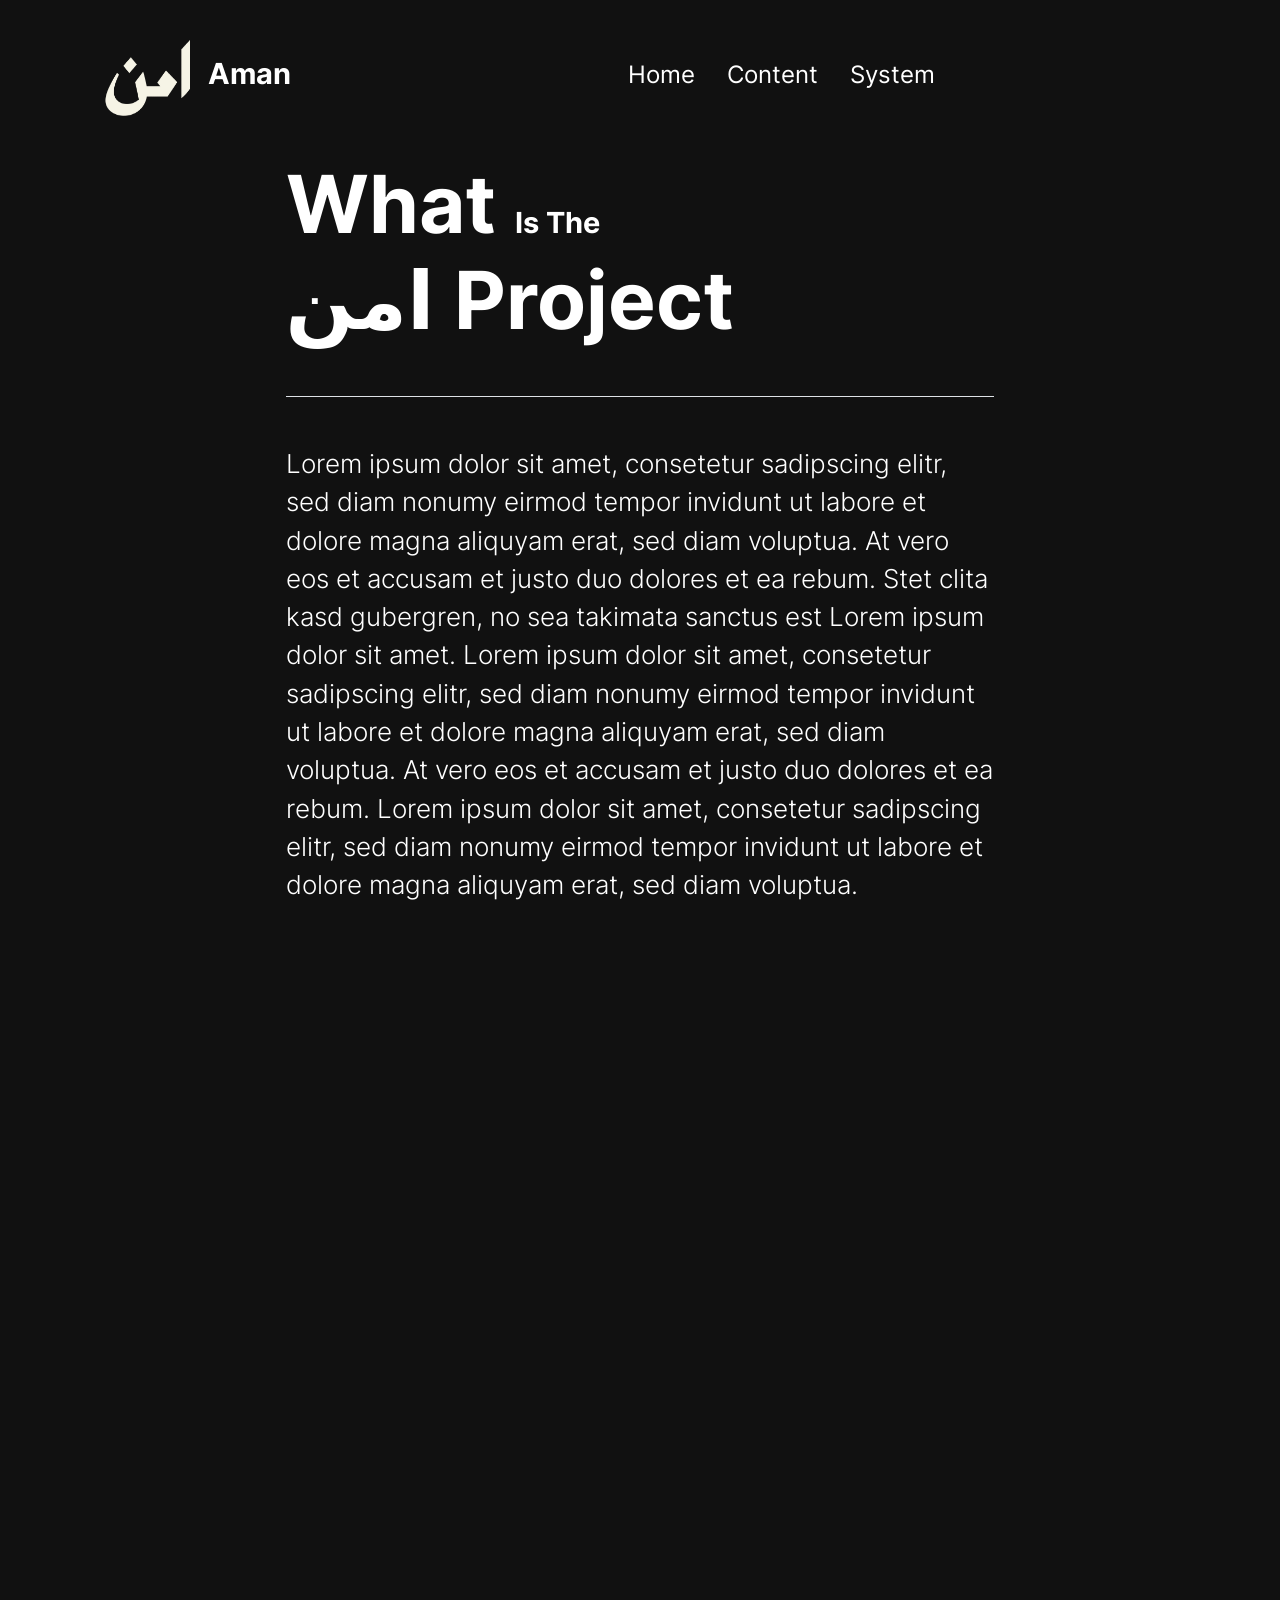
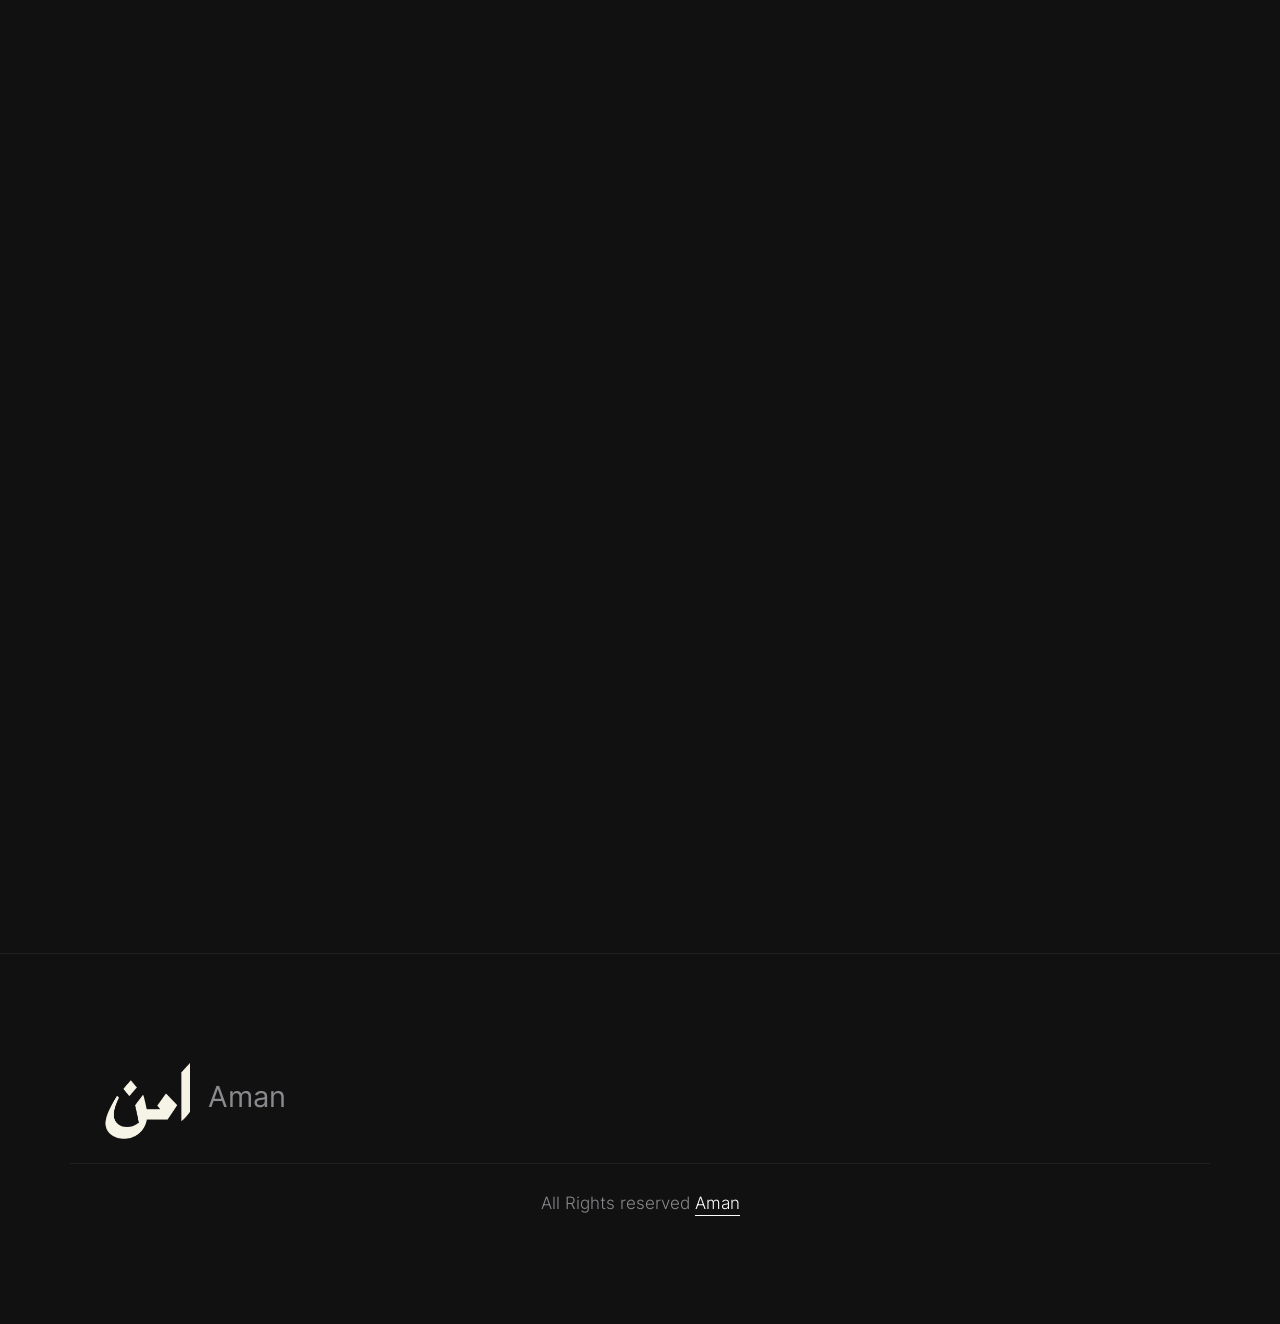
<file: content.html>
<!doctype html>
<html class="h-100" lang="en">

  <head>
      <meta charset="utf-8">
  <meta name="viewport" content="width=device-width,initial-scale=1,shrink-to-fit=no">
  <meta name="description" content="A well made and handcrafted Bootstrap 5 template">
  <link rel="apple-touch-icon" sizes="180x180" href="img/apple-touch-icon.png">
  <link rel="icon" type="image/png" sizes="32x32" href="img/favicon-32x32.png">
  <link rel="icon" type="image/png" sizes="16x16" href="img/favicon-16x16.png">
  <link rel="icon" type="image/png" sizes="96x96" href="img/favicon.png">
  <meta name="author" content="Holger Koenemann">
  <meta name="generator" content="Eleventy v2.0.0">
  <meta name="HandheldFriendly" content="true">
  <title>Aman - About Us</title>
  <link rel="stylesheet" href="css/theme.min.css">

   <style>

/* inter-300 - latin */
@font-face {
  font-family: 'Inter';
  font-style: normal;
  font-weight: 300;
  font-display: swap;
  src: local(''),
       url('fonts/inter-v12-latin-300.woff2') format('woff2'), /* Chrome 26+, Opera 23+, Firefox 39+ */
       url('fonts/inter-v12-latin-300.woff') format('woff'); /* Chrome 6+, Firefox 3.6+, IE 9+, Safari 5.1+ */
}

/* inter-400 - latin */
@font-face {
  font-family: 'Inter';
  font-style: normal;
  font-weight: 400;
  font-display: swap;
  src: local(''),
       url('fonts/inter-v12-latin-regular.woff2') format('woff2'), /* Chrome 26+, Opera 23+, Firefox 39+ */
       url('fonts/inter-v12-latin-regular.woff') format('woff'); /* Chrome 6+, Firefox 3.6+, IE 9+, Safari 5.1+ */
}

@font-face {
  font-family: 'Inter';
  font-style: normal;
  font-weight: 500;
  font-display: swap;
  src: local(''),
       url('fonts/inter-v12-latin-500.woff2') format('woff2'), /* Chrome 26+, Opera 23+, Firefox 39+ */
       url('fonts/inter-v12-latin-500.woff') format('woff'); /* Chrome 6+, Firefox 3.6+, IE 9+, Safari 5.1+ */
}
@font-face {
  font-family: 'Inter';
  font-style: normal;
  font-weight: 700;
  font-display: swap;
  src: local(''),
       url('fonts/inter-v12-latin-700.woff2') format('woff2'), /* Chrome 26+, Opera 23+, Firefox 39+ */
       url('fonts/inter-v12-latin-700.woff') format('woff'); /* Chrome 6+, Firefox 3.6+, IE 9+, Safari 5.1+ */
}

</style>


  </head>

  <body class="bg-black text-white mt-0" data-bs-spy="scroll" data-bs-target="#navScroll">

    <nav id="navScroll" class="navbar navbar-dark bg-black fixed-top px-vw-5" tabindex="0">
  <div class="container">
    <a class="navbar-brand pe-md-4 fs-4 col-12 col-md-auto text-center" href="index.html">
  <img src="logo1.png" width="100" height="80" fill="currentColor" class="bi bi-stack" viewBox="0 0 16 16">
    <path d="m14.12 10.163 1.715.858c.22.11.22.424 0 .534L8.267 15.34a.598.598 0 0 1-.534 0L.165 11.555a.299.299 0 0 1 0-.534l1.716-.858 5.317 2.659c.505.252 1.1.252 1.604 0l5.317-2.66zM7.733.063a.598.598 0 0 1 .534 0l7.568 3.784a.3.3 0 0 1 0 .535L8.267 8.165a.598.598 0 0 1-.534 0L.165 4.382a.299.299 0 0 1 0-.535L7.733.063z"/>
    <path d="m14.12 6.576 1.715.858c.22.11.22.424 0 .534l-7.568 3.784a.598.598 0 0 1-.534 0L.165 7.968a.299.299 0 0 1 0-.534l1.716-.858 5.317 2.659c.505.252 1.1.252 1.604 0l5.317-2.659z"/>
  </svg>
  <span class="ms-md-1 mt-1 fw-bolder me-md-5">Aman</span>
</a>

      <ul class="navbar-nav mx-auto mb-2 mb-lg-0 list-group list-group-horizontal">
      <li class="nav-item">
  <a class="nav-link fs-5" href="index.html" aria-label="Homepage">
    Home
  </a>
</li>
<li class="nav-item">
  <a class="nav-link fs-5" href="content.html" aria-label="A sample content page">
    Content
  </a>
</li>
<li class="nav-item">
  <a class="nav-link fs-5" href="system.html" aria-label="A system message page">
    System
  </a>
</li>

    </ul>
</div>
</nav>

    <main>
      <div class="container">
  <div class="row d-flex justify-content-center py-vh-5 pb-0">
    <div class="col-12 col-lg-10 col-xl-8">
      <div class="row">
        <div class="col-12 pt-5 mt-4">
  <h1 class="display-1 fw-bold">What 
    <span class="fs-4">Is The</span><br>
    امن Project</h1>
          <p class="lead border-top pt-5 mt-5" data-aos="fade-up">Lorem ipsum dolor sit amet, consetetur sadipscing elitr, sed diam nonumy eirmod tempor invidunt ut labore et dolore magna aliquyam erat, sed diam
            voluptua. At vero eos et accusam et justo duo dolores et ea rebum. Stet clita kasd gubergren, no sea takimata sanctus est Lorem ipsum dolor sit amet. Lorem ipsum dolor sit amet, consetetur sadipscing elitr, sed diam nonumy eirmod tempor invidunt ut
            labore et dolore magna aliquyam erat, sed diam voluptua. At vero eos et accusam et justo duo dolores et ea rebum. Lorem ipsum dolor sit amet, consetetur sadipscing elitr, sed diam nonumy eirmod tempor invidunt ut labore et dolore magna aliquyam erat,
            sed diam voluptua.
          </p>
        </div>
      </div>
    </div>
    <div class="row">
      <div class="col-12 py-vh-2">
      <img src="img/webp/abstract18.webp" width="1446" height="982" alt="abstract image" class="img-fluid position-relative rounded-5 shadow" data-aos="zoom-up">
    </div>
    </div>
        <div class="col-12 col-lg-10 col-xl-8">
      <div class="row d-flex align-items-start" data-aos="fade-right">
        <div class="col-12 col-lg-7">
          <h2 class="h3 mt-5 border-top pt-5">01. Dolor istam est</h2>
          <p class="text-secondary">At vero eos et accusam et justo duo dolores et ea rebum. Stet clita kasd gubergren, no sea takimata sanctus est Lorem ipsum dolor sit amet. Lorem ipsum dolor sit amet, consetetur sadipscing elitr, sed diam nonumy eirmod tempor invidunt ut labore
            et dolore magna aliquyam erat, sed diam voluptua. At vero eos et accusam et justo duo dolores et ea rebum. Stet clita kasd gubergren, no sea takimata sanctus est Lorem ipsum dolor sit amet. Stet clita kasd gubergren, no sea takimata sanctus est Lorem
            ipsum dolor sit amet. Consetetur sadipscing elitr, sed diam nonumy eirmod tempor invidunt ut labore et dolore magna aliquyam erat.</p>
        </div>
        <div class="col-12 col-lg-4 offset-lg-1 bg-gray-900 p-5 mt-5">
          <h3 class="h6">tl;dr</h3>
          <p class="text-secondary">
            Stet clita kasd gubergren, no sea takimata sanctus est Lorem ipsum dolor sit amet. Lorem ipsum dolor sit amet
          </p>
        </div>
      </div>

      <div class="row d-flex align-items-start" data-aos="fade-right">
        <div class="col-12 col-lg-7">
          <h2 class="h3 mt-5 border-top pt-5">02. Lorem ipsum</h2>
          <p class="text-secondary">At vero eos et accusam et justo duo dolores et ea rebum. Stet clita kasd gubergren, no sea takimata sanctus est Lorem ipsum dolor sit amet. Lorem ipsum dolor sit amet, consetetur sadipscing elitr, sed diam nonumy eirmod tempor invidunt ut labore
            et dolore magna aliquyam erat, sed diam voluptua. At vero eos et accusam et justo duo dolores et ea rebum. Stet clita kasd gubergren, no sea takimata sanctus est Lorem ipsum dolor sit amet. Stet clita kasd gubergren, no sea takimata sanctus est Lorem
            ipsum dolor sit amet. Consetetur sadipscing elitr, sed diam nonumy eirmod tempor invidunt ut labore et dolore magna aliquyam erat.</p>
        </div>
        <div class="col-12 col-lg-4 offset-lg-1 bg-gray-900 p-5 mt-5">
          <h3 class="h6">tl;dr</h3>
          <p class="text-secondary">
            Stet clita kasd gubergren, no sea takimata sanctus est Lorem ipsum dolor sit amet. Lorem ipsum dolor sit amet
          </p>
        </div>
      </div>
      <div class="row d-flex align-items-start" data-aos="fade-right">
        <div class="col-12 col-lg-7">
          <h2 class="h3 mt-5 border-top pt-5">03. Dolor sitam est
          </h2>
          <p class="text-secondary">At vero eos et accusam et justo duo dolores et ea rebum. Stet clita kasd gubergren, no sea takimata sanctus est Lorem ipsum dolor sit amet. Lorem ipsum dolor sit amet, consetetur sadipscing elitr, sed diam nonumy eirmod tempor invidunt ut labore
            et dolore magna aliquyam erat, sed diam voluptua. At vero eos et accusam et justo duo dolores et ea rebum. Stet clita kasd gubergren, no sea takimata sanctus est Lorem ipsum dolor sit amet. Stet clita kasd gubergren, no sea takimata sanctus est Lorem
            ipsum dolor sit amet. Consetetur sadipscing elitr, sed diam nonumy eirmod tempor invidunt ut labore et dolore magna aliquyam erat.</p>
        </div>
        <div class="col-12 col-lg-4 offset-lg-1 bg-gray-900 p-5 mt-5">
          <h3 class="h6">tl;dr</h3>
          <p class="text-secondary">
            Et accusam et justo duo dolores et ea rebum. Stet clita kasd gubergren, no sea takimata sanctus est Lorem ipsum dolor sit amet. Lorem ipsum dolor sit amet
          </p>
        </div>
      </div>
      <div class="row d-flex align-items-start" data-aos="fade-right">
        <div class="col-12 col-lg-7">
          <h2 class="h3 mt-5 border-top pt-5">04. Eirmod tempor invidunt</h2>
          <p class="text-secondary">Consetetur sadipscing elitr, sed diam nonumy eirmod tempor invidunt ut labore et dolore magna aliquyam erat. At vero eos et accusam et justo duo dolores et ea rebum. Stet clita kasd gubergren, no sea takimata sanctus est Lorem ipsum dolor sit
            amet. Lorem ipsum dolor sit amet, consetetur sadipscing elitr, sed diam nonumy eirmod tempor invidunt ut labore et dolore magna aliquyam erat, sed diam voluptua. At vero eos et accusam et justo duo dolores et ea rebum. Stet clita kasd gubergren, no
            sea takimata sanctus est Lorem ipsum dolor sit amet. Stet clita kasd gubergren, no sea takimata sanctus est Lorem ipsum dolor sit amet. Consetetur sadipscing elitr, sed diam nonumy eirmod tempor invidunt ut labore et dolore magna aliquyam erat.</p>
        </div>
        <div class="col-12 col-lg-4 offset-lg-1 bg-gray-900 p-5 mt-5">
          <h3 class="h6">tl;dr</h3>
          <p class="text-secondary">
            Stet clita kasd gubergren, no sea takimata sanctus est Lorem ipsum dolor sit amet. Lorem ipsum dolor sit amet
          </p>
        </div>
      </div>
      <div class="row d-flex align-items-start" data-aos="fade-right">
        <div class="col-12 col-lg-7">
          <h2 class="h3 mt-5 border-top pt-5">05. Lorem ipsum</h2>
          <p class="text-secondary">At vero eos et accusam et justo duo dolores et ea rebum. Stet clita kasd gubergren, no sea takimata sanctus est Lorem ipsum dolor sit amet. Lorem ipsum dolor sit amet, consetetur sadipscing elitr, sed diam nonumy eirmod tempor invidunt ut labore
            et dolore magna aliquyam erat, sed diam voluptua. At vero eos et accusam et justo duo dolores et ea rebum. Stet clita kasd gubergren, no sea takimata sanctus est Lorem ipsum dolor sit amet. Stet clita kasd gubergren, no sea takimata sanctus est Lorem
            ipsum dolor sit amet. Consetetur sadipscing elitr, sed diam nonumy eirmod tempor invidunt ut labore et dolore magna aliquyam erat. At vero eos et accusam et justo duo dolores et ea rebum. Stet clita kasd gubergren, no sea takimata sanctus est Lorem
            ipsum dolor sit amet. Stet clita kasd gubergren, no sea takimata sanctus est Lorem ipsum dolor sit amet. Consetetur sadipscing elitr, sed diam nonumy eirmod tempor invidunt ut labore et dolore magna aliquyam erat.</p>
        </div>
        <div class="col-12 col-lg-4 offset-lg-1 bg-gray-900 p-5 mt-5">
          <h3 class="h6">tl;dr</h3>
          <p class="text-secondary">
            Eos et accusam et justo duo dolores et ea rebum. Stet clita kasd gubergren, no sea takimata sanctus est Lorem ipsum dolor sit amet. Lorem ipsum dolor sit amet
          </p>
        </div>
      </div>


    </div>
  </div>
  <div class="row d-flex align-items-start justify-content-center py-vh-3 text-muted" data-aos="fade">
      <div class="col-12 col-lg-10 col-xl-9">
      <div class="p-5 small bg-gray-900">
      <p>*At vero eos et accusam et justo duo dolores et ea rebum. Stet clita kasd gubergren, no sea takimata sanctus est Lorem ipsum dolor sit amet. Lorem ipsum dolor sit amet, consetetur sadipscing elitr, sed diam nonumy eirmod tempor invidunt ut labore
        et dolore magna aliquyam erat, sed diam voluptua. At vero eos et accusam et justo duo dolores et ea rebum. Stet clita kasd gubergren, no sea takimata sanctus est Lorem ipsum dolor sit amet. Stet clita kasd gubergren, no sea takimata sanctus est Lorem
        ipsum dolor sit amet. Consetetur sadipscing elitr, sed diam nonumy eirmod tempor invidunt ut labore et dolore magna aliquyam erat. At vero eos et accusam et justo duo dolores et ea rebum. Stet clita kasd gubergren, no sea takimata sanctus est Lorem
        ipsum dolor sit amet. Stet clita kasd gubergren, no sea takimata sanctus est Lorem ipsum dolor sit amet. Consetetur sadipscing elitr, sed diam nonumy eirmod tempor invidunt ut labore et dolore magna aliquyam erat.</p>
    </div>
    </div>
  </div>
</div>

    </main>

    <footer class="bg-black border-top border-dark">
  <div class="container py-vh-4 text-secondary fw-lighter">
    <div class="row">
      <div class="col-12 col-lg-5 py-4 text-center text-lg-start">
            <a class="navbar-brand pe-md-4 fs-4 col-12 col-md-auto text-center" href="index.html">
  <img src="logo1.png" width="100" height="80" fill="currentColor" class="bi bi-stack" viewBox="0 0 16 16">
    <path d="m14.12 10.163 1.715.858c.22.11.22.424 0 .534L8.267 15.34a.598.598 0 0 1-.534 0L.165 11.555a.299.299 0 0 1 0-.534l1.716-.858 5.317 2.659c.505.252 1.1.252 1.604 0l5.317-2.66zM7.733.063a.598.598 0 0 1 .534 0l7.568 3.784a.3.3 0 0 1 0 .535L8.267 8.165a.598.598 0 0 1-.534 0L.165 4.382a.299.299 0 0 1 0-.535L7.733.063z"/>
    <path d="m14.12 6.576 1.715.858c.22.11.22.424 0 .534l-7.568 3.784a.598.598 0 0 1-.534 0L.165 7.968a.299.299 0 0 1 0-.534l1.716-.858 5.317 2.659c.505.252 1.1.252 1.604 0l5.317-2.659z"/>
  </svg>
  <span class="ms-md-1 mt-1 fw-bolder me-md-5" >Aman</span>
</a>

      </div>
      
  <div class="container text-center small py-vh-2 border-top border-dark">All Rights reserved
    <a href="index.html" class="link-fancy link-fancy-light" target="_blank">Aman</a>
  </div>
</footer>








<script src="js/bootstrap.bundle.min.js"></script>
<script src="js/aos.js"></script>
<script>
AOS.init({
 duration: 800, // values from 0 to 3000, with step 50ms
});
</script>
<script>
  let scrollpos = window.scrollY
  const header = document.querySelector(".navbar")
  const header_height = header.offsetHeight

  const add_class_on_scroll = () => header.classList.add("scrolled", "shadow-sm")
  const remove_class_on_scroll = () => header.classList.remove("scrolled", "shadow-sm")

  window.addEventListener('scroll', function() {
    scrollpos = window.scrollY;

    if (scrollpos >= header_height) { add_class_on_scroll() }
    else { remove_class_on_scroll() }

    console.log(scrollpos)
  })
</script>

  </body>
</html>
</file>
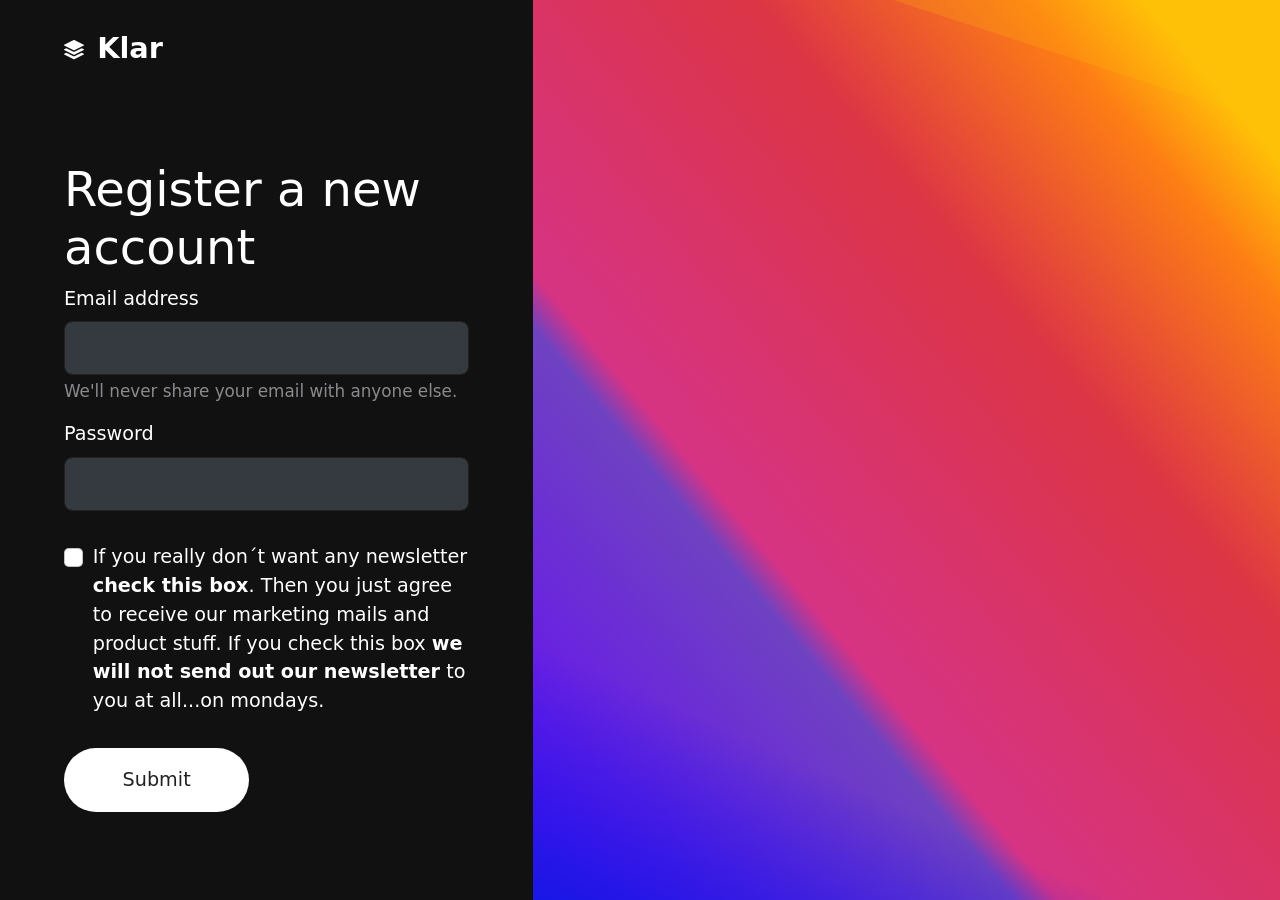
<file: system.html>
<!doctype html>
<html class="h-100" lang="en">

  <head>
      <meta charset="utf-8">
  <meta name="viewport" content="width=device-width,initial-scale=1,shrink-to-fit=no">
  <meta name="description" content="A well made and handcrafted Bootstrap 5 template">
  <link rel="apple-touch-icon" sizes="180x180" href="img/apple-touch-icon.png">
  <link rel="icon" type="image/png" sizes="32x32" href="img/favicon-32x32.png">
  <link rel="icon" type="image/png" sizes="16x16" href="img/favicon-16x16.png">
  <link rel="icon" type="image/png" sizes="96x96" href="img/favicon.png">
  <meta name="author" content="Holger Koenemann">
  <meta name="generator" content="Eleventy v2.0.0">
  <meta name="HandheldFriendly" content="true">
  <title>Register a new account</title>
  <link rel="stylesheet" href="css/theme.min.css">


  </head>

  <body class="d-flex h-100 w-100 bg-black text-white" data-bs-spy="scroll" data-bs-target="#navScroll">

    <div class="h-100 container-fluid">
      <div class="h-100 row d-flex align-items-stretch">
        
          <div class="col-12 col-md-7 col-lg-6 col-xl-5 d-flex align-items-start flex-column px-vw-5">
          
            <header class="mb-auto py-vh-2 col-12">
              <a class="navbar-brand pe-md-4 fs-4 col-12 col-md-auto text-center" href="index.html">
  <svg xmlns="http://www.w3.org/2000/svg" width="20" height="20" fill="currentColor" class="bi bi-stack" viewBox="0 0 16 16">
    <path d="m14.12 10.163 1.715.858c.22.11.22.424 0 .534L8.267 15.34a.598.598 0 0 1-.534 0L.165 11.555a.299.299 0 0 1 0-.534l1.716-.858 5.317 2.659c.505.252 1.1.252 1.604 0l5.317-2.66zM7.733.063a.598.598 0 0 1 .534 0l7.568 3.784a.3.3 0 0 1 0 .535L8.267 8.165a.598.598 0 0 1-.534 0L.165 4.382a.299.299 0 0 1 0-.535L7.733.063z"/>
    <path d="m14.12 6.576 1.715.858c.22.11.22.424 0 .534l-7.568 3.784a.598.598 0 0 1-.534 0L.165 7.968a.299.299 0 0 1 0-.534l1.716-.858 5.317 2.659c.505.252 1.1.252 1.604 0l5.317-2.659z"/>
  </svg>
  <span class="ms-md-1 mt-1 fw-bolder me-md-5">Klar</span>
</a>

            </header>
            <main class="mb-auto col-12">
              <h1>Register a new account</h1>
              
<form class="row">
  <div class="col-12">
  <div class="mb-3">
    <label for="exampleInputEmail1" class="form-label">Email address</label>
    <input type="email" class="form-control form-control-lg bg-gray-800 border-dark" id="exampleInputEmail1" aria-describedby="emailHelp">
    <div id="emailHelp" class="form-text">We'll never share your email with anyone else.</div>
  </div>
  <div class="mb-3">
    <label for="exampleInputPassword1" class="form-label">Password</label>
    <input type="password" class="form-control form-control-lg bg-gray-800 border-dark" id="exampleInputPassword1">
  </div>
  <div class="mb-3 form-check py-3">
    <input type="checkbox" class="form-check-input" id="exampleCheck1">
    <label class="form-check-label" for="exampleCheck1">If you really don´t want any newsletter <strong>check this box</strong>. Then you just agree to receive our marketing mails and product stuff. If you check this box <strong>we will not send out our newsletter</strong> to you at all...on mondays.</label>
  </div>
  <button type="submit" class="btn btn-white btn-xl mb-4">Submit</button>
</div>
</form>

            </main>
          </div>
          
            <div class="col-12 col-md-5 col-lg-6 col-xl-7 gradient"></div>
          
        </div>

      </div></body>
    </html>
</file>
<file: css/theme.min.css>
/*!
   * Bootstrap  v5.2.1 (https://getbootstrap.com/)
   * Copyright 2011-2022 The Bootstrap Authors
   * Copyright 2011-2022 Twitter, Inc.
   * Licensed under MIT (https://github.com/twbs/bootstrap/blob/main/LICENSE)
   */:root{--bs-blue:#1717e5;--bs-indigo:#6610f2;--bs-purple:#6f42c1;--bs-pink:#d63384;--bs-red:#dc3545;--bs-orange:#fd7e14;--bs-yellow:#ffc107;--bs-green:#198754;--bs-teal:#20c997;--bs-cyan:#0dcaf0;--bs-white:#fff;--bs-gray:#8a8a8e;--bs-gray-dark:#343a40;--bs-gray-100:#f8f9fa;--bs-gray-200:#e9ecef;--bs-gray-300:#dee2e6;--bs-gray-400:#ced4da;--bs-gray-500:#adb5bd;--bs-gray-600:#8a8a8e;--bs-gray-700:#495057;--bs-gray-800:#343a40;--bs-gray-900:#202020;--bs-primary:#1717e5;--bs-secondary:#8a8a8e;--bs-success:#198754;--bs-info:#0dcaf0;--bs-warning:#ffc107;--bs-danger:#dc3545;--bs-light:#f8f9fa;--bs-dark:#202020;--bs-primary-rgb:23,23,229;--bs-secondary-rgb:138,138,142;--bs-success-rgb:25,135,84;--bs-info-rgb:13,202,240;--bs-warning-rgb:255,193,7;--bs-danger-rgb:220,53,69;--bs-light-rgb:248,249,250;--bs-dark-rgb:32,32,32;--bs-white-rgb:255,255,255;--bs-black-rgb:17,17,17;--bs-body-color-rgb:32,32,32;--bs-body-bg-rgb:255,255,255;--bs-font-sans-serif:"Inter",system-ui,-apple-system,"Segoe UI",Roboto,"Helvetica Neue",Arial,"Noto Sans",sans-serif,"Apple Color Emoji","Segoe UI Emoji","Segoe UI Symbol","Noto Color Emoji";--bs-font-monospace:SFMono-Regular,Menlo,Monaco,Consolas,"Liberation Mono","Courier New",monospace;--bs-gradient:linear-gradient(180deg, rgba(255, 255, 255, 0.15), rgba(255, 255, 255, 0));--bs-body-font-family:var(--bs-font-sans-serif);--bs-body-font-size:1.2rem;--bs-body-font-weight:400;--bs-body-line-height:1.5;--bs-body-color:#202020;--bs-body-bg:#fff;--bs-border-width:1px;--bs-border-style:solid;--bs-border-color:#dee2e6;--bs-border-color-translucent:rgba(17, 17, 17, 0.175);--bs-border-radius:0.375rem;--bs-border-radius-sm:0.25rem;--bs-border-radius-lg:0.5rem;--bs-border-radius-xl:1rem;--bs-border-radius-2xl:2rem;--bs-border-radius-pill:50rem;--bs-link-color:#1717e5;--bs-link-hover-color:#1212b7;--bs-code-color:#d63384;--bs-highlight-bg:#fff3cd}*,::after,::before{box-sizing:border-box}@media (prefers-reduced-motion:no-preference){:root{scroll-behavior:smooth}}body{margin:0;font-family:var(--bs-body-font-family);font-size:var(--bs-body-font-size);font-weight:var(--bs-body-font-weight);line-height:var(--bs-body-line-height);color:var(--bs-body-color);text-align:var(--bs-body-text-align);background-color:var(--bs-body-bg);-webkit-text-size-adjust:100%;-webkit-tap-highlight-color:rgba(17,17,17,0)}.h1,.h2,.h3,.h4,.h5,.h6,h1,h2,h3,h4,h5,h6{margin-top:0;margin-bottom:.5rem;font-weight:500;line-height:1.2}.h1,h1{font-size:calc(1.425rem + 2.1vw)}@media (min-width:1200px){.h1,h1{font-size:3rem}}.h2,h2{font-size:calc(1.365rem + 1.38vw)}@media (min-width:1200px){.h2,h2{font-size:2.4rem}}.h3,h3{font-size:calc(1.335rem + 1.02vw)}@media (min-width:1200px){.h3,h3{font-size:2.1rem}}.h4,h4{font-size:calc(1.305rem + .66vw)}@media (min-width:1200px){.h4,h4{font-size:1.8rem}}.h5,h5{font-size:calc(1.275rem + .3vw)}@media (min-width:1200px){.h5,h5{font-size:1.5rem}}.h6,h6{font-size:1.2rem}p{margin-top:0;margin-bottom:1rem}address{margin-bottom:1rem;font-style:normal;line-height:inherit}ul{padding-left:2rem}ul{margin-top:0;margin-bottom:1rem}ul ul{margin-bottom:0}strong{font-weight:bolder}.small,small{font-size:.875em}a{color:var(--bs-link-color);text-decoration:underline}a:hover{color:var(--bs-link-hover-color)}a:not([href]):not([class]),a:not([href]):not([class]):hover{color:inherit;text-decoration:none}img,svg{vertical-align:middle}label{display:inline-block}button{border-radius:0}button:focus:not(:focus-visible){outline:0}button,input{margin:0;font-family:inherit;font-size:inherit;line-height:inherit}button{text-transform:none}[type=button],[type=submit],button{-webkit-appearance:button}[type=button]:not(:disabled),[type=submit]:not(:disabled),button:not(:disabled){cursor:pointer}::-moz-focus-inner{padding:0;border-style:none}::-webkit-datetime-edit-day-field,::-webkit-datetime-edit-fields-wrapper,::-webkit-datetime-edit-hour-field,::-webkit-datetime-edit-minute,::-webkit-datetime-edit-month-field,::-webkit-datetime-edit-text,::-webkit-datetime-edit-year-field{padding:0}::-webkit-inner-spin-button{height:auto}::-webkit-search-decoration{-webkit-appearance:none}::-webkit-color-swatch-wrapper{padding:0}::file-selector-button{font:inherit;-webkit-appearance:button}.lead{font-size:calc(1.2846rem + .4152vw);font-weight:300}@media (min-width:1200px){.lead{font-size:1.596rem}}.display-1{font-size:calc(1.625rem + 4.5vw);font-weight:300;line-height:1.2}@media (min-width:1200px){.display-1{font-size:5rem}}.display-4{font-size:calc(1.475rem + 2.7vw);font-weight:300;line-height:1.2}@media (min-width:1200px){.display-4{font-size:3.5rem}}.img-fluid{max-width:100%;height:auto}.container,.container-fluid{--bs-gutter-x:4vw;--bs-gutter-y:0;width:100%;padding-right:calc(var(--bs-gutter-x) * .5);padding-left:calc(var(--bs-gutter-x) * .5);margin-right:auto;margin-left:auto}@media (min-width:576px){.container{max-width:540px}}@media (min-width:768px){.container{max-width:720px}}@media (min-width:992px){.container{max-width:960px}}@media (min-width:1200px){.container{max-width:1140px}}@media (min-width:1680px){.container{max-width:1600px}}.row{--bs-gutter-x:4vw;--bs-gutter-y:0;display:flex;flex-wrap:wrap;margin-top:calc(-1 * var(--bs-gutter-y));margin-right:calc(-.5 * var(--bs-gutter-x));margin-left:calc(-.5 * var(--bs-gutter-x))}.row>*{flex-shrink:0;width:100%;max-width:100%;padding-right:calc(var(--bs-gutter-x) * .5);padding-left:calc(var(--bs-gutter-x) * .5);margin-top:var(--bs-gutter-y)}.col{flex:1 0 0%}.col-5{flex:0 0 auto;width:41.66667%}.col-6{flex:0 0 auto;width:50%}.col-12{flex:0 0 auto;width:100%}.offset-1{margin-left:8.33333%}.g-5,.gx-5{--bs-gutter-x:3rem}.g-5{--bs-gutter-y:3rem}@media (min-width:768px){.col-md-auto{flex:0 0 auto;width:auto}.col-md-5{flex:0 0 auto;width:41.66667%}.col-md-6{flex:0 0 auto;width:50%}.col-md-7{flex:0 0 auto;width:58.33333%}}@media (min-width:992px){.col-lg-3{flex:0 0 auto;width:25%}.col-lg-4{flex:0 0 auto;width:33.33333%}.col-lg-5{flex:0 0 auto;width:41.66667%}.col-lg-6{flex:0 0 auto;width:50%}.col-lg-7{flex:0 0 auto;width:58.33333%}.col-lg-10{flex:0 0 auto;width:83.33333%}.offset-lg-1{margin-left:8.33333%}}@media (min-width:1200px){.col-xl-5{flex:0 0 auto;width:41.66667%}.col-xl-7{flex:0 0 auto;width:58.33333%}.col-xl-8{flex:0 0 auto;width:66.66667%}.col-xl-9{flex:0 0 auto;width:75%}.col-xl-10{flex:0 0 auto;width:83.33333%}}.form-label{margin-bottom:.5rem}.form-text{margin-top:.25rem;font-size:.875em;color:#8a8a8e}.form-control{display:block;width:100%;padding:.375rem .75rem;font-size:1.2rem;font-weight:400;line-height:1.5;color:#202020;background-color:#fff;background-clip:padding-box;border:1px solid #ced4da;appearance:none;border-radius:.375rem;transition:border-color .15s ease-in-out,box-shadow .15s ease-in-out}@media (prefers-reduced-motion:reduce){.form-control{transition:none}}.form-control:focus{color:#202020;background-color:#fff;border-color:#8b8bf2;outline:0;box-shadow:0 0 0 .25rem rgba(23,23,229,.25)}.form-control::-webkit-date-and-time-value{height:1.5em}.form-control::placeholder{color:#8a8a8e;opacity:1}.form-control:disabled{background-color:#e9ecef;opacity:1}.form-control::file-selector-button{padding:.375rem .75rem;margin:-.375rem -.75rem;margin-inline-end:.75rem;color:#202020;background-color:#e9ecef;pointer-events:none;border-color:inherit;border-style:solid;border-width:0;border-inline-end-width:1px;border-radius:0;transition:color .15s ease-in-out,background-color .15s ease-in-out,border-color .15s ease-in-out,box-shadow .15s ease-in-out}@media (prefers-reduced-motion:reduce){.form-control::file-selector-button{transition:none}}.form-control:hover:not(:disabled):not([readonly])::file-selector-button{background-color:#dde0e3}.form-control-lg{min-height:calc(1.5em + 1rem + 2px);padding:.5rem 1rem;font-size:calc(1.275rem + .3vw);border-radius:.5rem}@media (min-width:1200px){.form-control-lg{font-size:1.5rem}}.form-control-lg::file-selector-button{padding:.5rem 1rem;margin:-.5rem -1rem;margin-inline-end:1rem}.form-check{display:block;min-height:1.8rem;padding-left:1.5em;margin-bottom:.125rem}.form-check .form-check-input{float:left;margin-left:-1.5em}.form-check-input{width:1em;height:1em;margin-top:.25em;vertical-align:top;background-color:#fff;background-repeat:no-repeat;background-position:center;background-size:contain;border:1px solid rgba(17,17,17,.25);appearance:none;print-color-adjust:exact}.form-check-input[type=checkbox]{border-radius:.25em}.form-check-input:active{filter:brightness(90%)}.form-check-input:focus{border-color:#8b8bf2;outline:0;box-shadow:0 0 0 .25rem rgba(23,23,229,.25)}.form-check-input:checked{background-color:#1717e5;border-color:#1717e5}.form-check-input:checked[type=checkbox]{background-image:url("data:image/svg+xml,%3csvg xmlns='http://www.w3.org/2000/svg' viewBox='0 0 20 20'%3e%3cpath fill='none' stroke='%23fff' stroke-linecap='round' stroke-linejoin='round' stroke-width='3' d='m6 10 3 3 6-6'/%3e%3c/svg%3e")}.form-check-input[type=checkbox]:indeterminate{background-color:#1717e5;border-color:#1717e5;background-image:url("data:image/svg+xml,%3csvg xmlns='http://www.w3.org/2000/svg' viewBox='0 0 20 20'%3e%3cpath fill='none' stroke='%23fff' stroke-linecap='round' stroke-linejoin='round' stroke-width='3' d='M6 10h8'/%3e%3c/svg%3e")}.form-check-input:disabled{pointer-events:none;filter:none;opacity:.5}.form-check-input:disabled~.form-check-label{cursor:default;opacity:.5}.btn{--bs-btn-padding-x:0.75rem;--bs-btn-padding-y:0.375rem;--bs-btn-font-size:1.2rem;--bs-btn-font-weight:400;--bs-btn-line-height:1.5;--bs-btn-color:#202020;--bs-btn-bg:transparent;--bs-btn-border-width:1px;--bs-btn-border-color:transparent;--bs-btn-border-radius:99rem;--bs-btn-hover-border-color:transparent;--bs-btn-box-shadow:inset 0 1px 0 rgba(255, 255, 255, 0.15),0 1px 1px rgba(17, 17, 17, 0.075);--bs-btn-disabled-opacity:0.65;--bs-btn-focus-box-shadow:0 0 0 0.25rem rgba(var(--bs-btn-focus-shadow-rgb), .5);display:inline-block;padding:var(--bs-btn-padding-y) var(--bs-btn-padding-x);font-family:var(--bs-btn-font-family);font-size:var(--bs-btn-font-size);font-weight:var(--bs-btn-font-weight);line-height:var(--bs-btn-line-height);color:var(--bs-btn-color);text-align:center;text-decoration:none;vertical-align:middle;cursor:pointer;user-select:none;border:var(--bs-btn-border-width) solid var(--bs-btn-border-color);border-radius:var(--bs-btn-border-radius);background-color:var(--bs-btn-bg);transition:color .15s ease-in-out,background-color .15s ease-in-out,border-color .15s ease-in-out,box-shadow .15s ease-in-out}@media (prefers-reduced-motion:reduce){.btn{transition:none}}.btn:first-child:hover,:not(.btn-check)+.btn:hover{color:var(--bs-btn-hover-color);background-color:var(--bs-btn-hover-bg);border-color:var(--bs-btn-hover-border-color)}.btn:focus-visible{color:var(--bs-btn-hover-color);background-color:var(--bs-btn-hover-bg);border-color:var(--bs-btn-hover-border-color);outline:0;box-shadow:var(--bs-btn-focus-box-shadow)}.btn.active,.btn.show,.btn:first-child:active,:not(.btn-check)+.btn:active{color:var(--bs-btn-active-color);background-color:var(--bs-btn-active-bg);border-color:var(--bs-btn-active-border-color)}.btn.active:focus-visible,.btn.show:focus-visible,.btn:first-child:active:focus-visible,:not(.btn-check)+.btn:active:focus-visible{box-shadow:var(--bs-btn-focus-box-shadow)}.btn:disabled{color:var(--bs-btn-disabled-color);pointer-events:none;background-color:var(--bs-btn-disabled-bg);border-color:var(--bs-btn-disabled-border-color);opacity:var(--bs-btn-disabled-opacity)}.btn-light{--bs-btn-color:#111;--bs-btn-bg:#f8f9fa;--bs-btn-border-color:#f8f9fa;--bs-btn-hover-color:#111;--bs-btn-hover-bg:#d3d4d5;--bs-btn-hover-border-color:#c6c7c8;--bs-btn-focus-shadow-rgb:213,214,215;--bs-btn-active-color:#111;--bs-btn-active-bg:#c6c7c8;--bs-btn-active-border-color:#babbbc;--bs-btn-active-shadow:inset 0 3px 5px rgba(17, 17, 17, 0.125);--bs-btn-disabled-color:#111;--bs-btn-disabled-bg:#f8f9fa;--bs-btn-disabled-border-color:#f8f9fa}.btn-outline-light{--bs-btn-color:#f8f9fa;--bs-btn-border-color:#f8f9fa;--bs-btn-hover-color:#111;--bs-btn-hover-bg:#f8f9fa;--bs-btn-hover-border-color:#f8f9fa;--bs-btn-focus-shadow-rgb:248,249,250;--bs-btn-active-color:#111;--bs-btn-active-bg:#f8f9fa;--bs-btn-active-border-color:#f8f9fa;--bs-btn-active-shadow:inset 0 3px 5px rgba(17, 17, 17, 0.125);--bs-btn-disabled-color:#f8f9fa;--bs-btn-disabled-bg:transparent;--bs-btn-disabled-border-color:#f8f9fa;--bs-gradient:none}.fade{transition:opacity .15s linear}@media (prefers-reduced-motion:reduce){.fade{transition:none}}.fade:not(.show){opacity:0}.collapse:not(.show){display:none}.collapsing{height:0;overflow:hidden;transition:height .35s ease}@media (prefers-reduced-motion:reduce){.collapsing{transition:none}}.nav{--bs-nav-link-padding-x:1rem;--bs-nav-link-padding-y:0.5rem;--bs-nav-link-color:var(--bs-link-color);--bs-nav-link-hover-color:var(--bs-link-hover-color);--bs-nav-link-disabled-color:#8a8a8e;display:flex;flex-wrap:wrap;padding-left:0;margin-bottom:0;list-style:none}.nav-link{display:block;padding:var(--bs-nav-link-padding-y) var(--bs-nav-link-padding-x);font-size:var(--bs-nav-link-font-size);font-weight:var(--bs-nav-link-font-weight);color:var(--bs-nav-link-color);text-decoration:none;transition:color .15s ease-in-out,background-color .15s ease-in-out,border-color .15s ease-in-out}@media (prefers-reduced-motion:reduce){.nav-link{transition:none}}.nav-link:focus,.nav-link:hover{color:var(--bs-nav-link-hover-color)}.navbar{--bs-navbar-padding-x:0;--bs-navbar-padding-y:0.5rem;--bs-navbar-color:rgba(17, 17, 17, 0.7);--bs-navbar-hover-color:rgba(17, 17, 17, 0.8);--bs-navbar-disabled-color:rgba(17, 17, 17, 0.3);--bs-navbar-active-color:rgba(17, 17, 17, 0.9);--bs-navbar-brand-padding-y:0.275rem;--bs-navbar-brand-margin-end:1rem;--bs-navbar-brand-font-size:1.5rem;--bs-navbar-brand-color:rgba(17, 17, 17, 0.9);--bs-navbar-brand-hover-color:rgba(17, 17, 17, 0.9);--bs-navbar-nav-link-padding-x:0.5rem;--bs-navbar-toggler-padding-y:0.25rem;--bs-navbar-toggler-padding-x:0.75rem;--bs-navbar-toggler-font-size:1.5rem;--bs-navbar-toggler-icon-bg:url("data:image/svg+xml,%3csvg xmlns='http://www.w3.org/2000/svg' viewBox='0 0 30 30'%3e%3cpath stroke='rgba%2817, 17, 17, 0.7%29' stroke-linecap='round' stroke-miterlimit='10' stroke-width='2' d='M4 7h22M4 15h22M4 23h22'/%3e%3c/svg%3e");--bs-navbar-toggler-border-color:rgba(17, 17, 17, 0.1);--bs-navbar-toggler-border-radius:99rem;--bs-navbar-toggler-focus-width:0.25rem;--bs-navbar-toggler-transition:box-shadow 0.15s ease-in-out;position:relative;display:flex;flex-wrap:wrap;align-items:center;justify-content:space-between;padding:var(--bs-navbar-padding-y) var(--bs-navbar-padding-x)}.navbar>.container,.navbar>.container-fluid{display:flex;flex-wrap:inherit;align-items:center;justify-content:space-between}.navbar-brand{padding-top:var(--bs-navbar-brand-padding-y);padding-bottom:var(--bs-navbar-brand-padding-y);margin-right:var(--bs-navbar-brand-margin-end);font-size:var(--bs-navbar-brand-font-size);color:var(--bs-navbar-brand-color);text-decoration:none;white-space:nowrap}.navbar-brand:focus,.navbar-brand:hover{color:var(--bs-navbar-brand-hover-color)}.navbar-nav{--bs-nav-link-padding-x:0;--bs-nav-link-padding-y:0.5rem;--bs-nav-link-color:var(--bs-navbar-color);--bs-nav-link-hover-color:var(--bs-navbar-hover-color);--bs-nav-link-disabled-color:var(--bs-navbar-disabled-color);display:flex;flex-direction:column;padding-left:0;margin-bottom:0;list-style:none}.navbar-nav .nav-link.active,.navbar-nav .show>.nav-link{color:var(--bs-navbar-active-color)}.navbar-dark{--bs-navbar-color:rgba(255, 255, 255, 0.55);--bs-navbar-hover-color:rgba(255, 255, 255, 0.75);--bs-navbar-disabled-color:rgba(255, 255, 255, 0.25);--bs-navbar-active-color:#fff;--bs-navbar-brand-color:#fff;--bs-navbar-brand-hover-color:#fff;--bs-navbar-toggler-border-color:rgba(255, 255, 255, 0.1);--bs-navbar-toggler-icon-bg:url("data:image/svg+xml,%3csvg xmlns='http://www.w3.org/2000/svg' viewBox='0 0 30 30'%3e%3cpath stroke='rgba%28255, 255, 255, 0.55%29' stroke-linecap='round' stroke-miterlimit='10' stroke-width='2' d='M4 7h22M4 15h22M4 23h22'/%3e%3c/svg%3e")}.card{--bs-card-spacer-y:1rem;--bs-card-spacer-x:1rem;--bs-card-title-spacer-y:0.5rem;--bs-card-border-width:1px;--bs-card-border-color:var(--bs-border-color-translucent);--bs-card-border-radius:0.375rem;--bs-card-inner-border-radius:calc(0.375rem - 1px);--bs-card-cap-padding-y:0.5rem;--bs-card-cap-padding-x:1rem;--bs-card-cap-bg:rgba(17, 17, 17, 0.03);--bs-card-bg:#fff;--bs-card-img-overlay-padding:1rem;--bs-card-group-margin:2vw;position:relative;display:flex;flex-direction:column;min-width:0;height:var(--bs-card-height);word-wrap:break-word;background-color:var(--bs-card-bg);background-clip:border-box;border:var(--bs-card-border-width) solid var(--bs-card-border-color);border-radius:var(--bs-card-border-radius)}.card>.list-group{border-top:inherit;border-bottom:inherit}.card>.list-group:first-child{border-top-width:0;border-top-left-radius:var(--bs-card-inner-border-radius);border-top-right-radius:var(--bs-card-inner-border-radius)}.card>.list-group:last-child{border-bottom-width:0;border-bottom-right-radius:var(--bs-card-inner-border-radius);border-bottom-left-radius:var(--bs-card-inner-border-radius)}@keyframes progress-bar-stripes{0%{background-position-x:1rem}}.list-group{--bs-list-group-color:#202020;--bs-list-group-bg:#fff;--bs-list-group-border-color:rgba(17, 17, 17, 0.125);--bs-list-group-border-width:1px;--bs-list-group-border-radius:0.375rem;--bs-list-group-item-padding-x:1rem;--bs-list-group-item-padding-y:0.5rem;--bs-list-group-action-color:#495057;--bs-list-group-action-hover-color:#495057;--bs-list-group-action-hover-bg:#f8f9fa;--bs-list-group-action-active-color:#202020;--bs-list-group-action-active-bg:#e9ecef;--bs-list-group-disabled-color:#8a8a8e;--bs-list-group-disabled-bg:#fff;--bs-list-group-active-color:#fff;--bs-list-group-active-bg:#1717e5;--bs-list-group-active-border-color:#1717e5;display:flex;flex-direction:column;padding-left:0;margin-bottom:0;border-radius:var(--bs-list-group-border-radius)}.list-group-horizontal{flex-direction:row}@keyframes spinner-border{to{transform:rotate(360deg)}}@keyframes spinner-grow{0%{transform:scale(0)}50%{opacity:1;transform:none}}@keyframes placeholder-glow{50%{opacity:.2}}@keyframes placeholder-wave{100%{mask-position:-200% 0}}.fixed-top{position:fixed;top:0;right:0;left:0;z-index:1030}.opacity-75{opacity:.75!important}.overflow-hidden{overflow:hidden!important}.d-flex{display:flex!important}.shadow{box-shadow:0 1rem 3rem rgba(17,17,17,.5)!important}.shadow-sm{box-shadow:0 1rem 1.5rem rgba(17,17,17,.25)!important}.position-relative{position:relative!important}.position-absolute{position:absolute!important}.top-0{top:0!important}.bottom-0{bottom:0!important}.start-0{left:0!important}.border-top{border-top:var(--bs-border-width) var(--bs-border-style) var(--bs-border-color)!important}.border-end{border-right:var(--bs-border-width) var(--bs-border-style) var(--bs-border-color)!important}.border-bottom{border-bottom:var(--bs-border-width) var(--bs-border-style) var(--bs-border-color)!important}.border-secondary{--bs-border-opacity:1;border-color:rgba(var(--bs-secondary-rgb),var(--bs-border-opacity))!important}.border-dark{--bs-border-opacity:1;border-color:rgba(var(--bs-dark-rgb),var(--bs-border-opacity))!important}.border-5{--bs-border-width:5px}.w-100{width:100%!important}.h-50{height:50%!important}.h-100{height:100%!important}.flex-column{flex-direction:column!important}.justify-content-start{justify-content:flex-start!important}.justify-content-center{justify-content:center!important}.align-items-start{align-items:flex-start!important}.align-items-center{align-items:center!important}.align-items-stretch{align-items:stretch!important}.mx-auto{margin-right:auto!important;margin-left:auto!important}.my-5{margin-top:3rem!important;margin-bottom:3rem!important}.mt-0{margin-top:0!important}.mt-1{margin-top:.25rem!important}.mt-3{margin-top:1rem!important}.mt-5{margin-top:3rem!important}.me-2{margin-right:.5rem!important}.me-3{margin-right:1rem!important}.mb-2{margin-bottom:.5rem!important}.mb-3{margin-bottom:1rem!important}.mb-4{margin-bottom:1.5rem!important}.mb-5{margin-bottom:3rem!important}.mb-auto{margin-bottom:auto!important}.ms-5{margin-left:3rem!important}.mb-n5{margin-bottom:-3rem!important}.p-0{padding:0!important}.p-5{padding:3rem!important}.px-0{padding-right:0!important;padding-left:0!important}.py-3{padding-top:1rem!important;padding-bottom:1rem!important}.py-4{padding-top:1.5rem!important;padding-bottom:1.5rem!important}.py-5{padding-top:3rem!important;padding-bottom:3rem!important}.pt-0{padding-top:0!important}.pt-3{padding-top:1rem!important}.pt-5{padding-top:3rem!important}.pb-0{padding-bottom:0!important}.pb-4{padding-bottom:1.5rem!important}.fs-1{font-size:calc(1.425rem + 2.1vw)!important}.fs-4{font-size:calc(1.305rem + .66vw)!important}.fs-5{font-size:calc(1.275rem + .3vw)!important}.fs-6{font-size:1.2rem!important}.fw-light{font-weight:300!important}.fw-lighter{font-weight:lighter!important}.fw-bold{font-weight:700!important}.fw-bolder{font-weight:bolder!important}.lh-1{line-height:1!important}.text-center{text-align:center!important}.text-secondary{--bs-text-opacity:1;color:rgba(var(--bs-secondary-rgb),var(--bs-text-opacity))!important}.text-white{--bs-text-opacity:1;color:rgba(var(--bs-white-rgb),var(--bs-text-opacity))!important}.text-muted{--bs-text-opacity:1;color:#8a8a8e!important}.bg-dark{--bs-bg-opacity:1;background-color:rgba(var(--bs-dark-rgb),var(--bs-bg-opacity))!important}.bg-black{--bs-bg-opacity:1;background-color:rgba(var(--bs-black-rgb),var(--bs-bg-opacity))!important}.bg-transparent{--bs-bg-opacity:1;background-color:transparent!important}.rounded-5{border-radius:var(--bs-border-radius-2xl)!important}.rounded-circle{border-radius:50%!important}@media (min-width:768px){.me-md-5{margin-right:3rem!important}.ms-md-1{margin-left:.25rem!important}.pe-md-4{padding-right:1.5rem!important}}@media (min-width:992px){.mb-lg-0{margin-bottom:0!important}.text-lg-start{text-align:left!important}.text-lg-end{text-align:right!important}}@media (min-width:1200px){.fs-1{font-size:3rem!important}.fs-4{font-size:1.8rem!important}.fs-5{font-size:1.5rem!important}}html{scroll-behavior:smooth}.btn,.nav-link.collapsed,.navbar,.scrolled,.shadow,a,img{transition:all .5s ease-in-out 0s}.bg-cover{background-size:cover;background-position:center center}.navbar{padding-top:32px;padding-bottom:32px}.navbar.scrolled{padding-top:12px;padding-bottom:12px;background-color:#111}.link-fancy{color:#1717e5;text-decoration:none;display:inline-block;position:relative}.link-fancy-light{color:#fff}.link-fancy:hover{color:#8a8a8e}.link-fancy-light:hover{color:#8a8a8e}.link-fancy:before{content:'';display:block;height:1px;width:100%;transform-origin:left;position:absolute;left:0;bottom:0;background-image:linear-gradient(90deg,#1717e5 0,#1717e5 25%,transparent 0,transparent 50%,#1717e5 0,#1717e5 75%,transparent 0,transparent);background-repeat:no-repeat;background-position:0;background-size:400% 1px;transition:background-position .8s ease-in-out}.link-fancy-light:before{background-image:linear-gradient(90deg,#fff 0,#fff 25%,transparent 0,transparent 50%,#fff 0,#fff 75%,transparent 0,transparent)}.link-fancy:hover:before{background-position:100%}.display-huge{font-size:calc(2.5rem + 1.5vw);font-weight:600;letter-spacing:-.02rem}.navbar-dark a.nav-link{color:#fff;border-bottom:2px solid transparent;margin:0 1rem;font-size:1.33rem}.navbar-dark a.nav-link:hover{border-bottom:2px solid #fff}.gradient{background-image:linear-gradient(24deg,#1717e5,transparent 21%),linear-gradient(198deg,rgba(255,193,7,.2) 11%,transparent 0),linear-gradient(50deg,#6610f2 5%,#6f42c1 32%,#d63384 35%,#dc3545 65%,#fd7e14 83%,#ffc107 91%)}.display-4{font-weight:500}.no-bottom-radius{border-bottom-left-radius:0!important;border-bottom-right-radius:0!important}.btn-xl{--bs-btn-padding-y:calc(.75rem + .5vh);--bs-btn-padding-x:calc(2rem + 2vw);--bs-btn-font-size:1.2rem;--bs-btn-border-radius:99rem}.btn-white{background-color:#fff;color:#202020}.btn-white:hover{background-color:#f8f9fa;color:#202020}.bg-cover{background-size:cover}.bg-center{background-position:center center}.bg-gray-800{background-color:#343a40}.bg-gray-900{background-color:#202020}.bg-black{background-color:#111}.py-vh-2{padding-top:3vh;padding-bottom:3vh}.py-vh-3{padding-top:6vh;padding-bottom:6vh}.py-vh-4{padding-top:9vh;padding-bottom:9vh}.py-vh-5{padding-top:12vh;padding-bottom:12vh}.px-vw-5{padding-left:5vw;padding-right:5vw}[data-aos][data-aos][data-aos-duration="300"],body[data-aos-duration="300"] [data-aos]{transition-duration:.3s}[data-aos][data-aos][data-aos-duration="400"],body[data-aos-duration="400"] [data-aos]{transition-duration:.4s}[data-aos][data-aos][data-aos-duration="500"],body[data-aos-duration="500"] [data-aos]{transition-duration:.5s}[data-aos][data-aos][data-aos-duration="700"],body[data-aos-duration="700"] [data-aos]{transition-duration:.7s}[data-aos][data-aos][data-aos-duration="800"],body[data-aos-duration="800"] [data-aos]{transition-duration:.8s}[data-aos][data-aos][data-aos-duration="2000"],body[data-aos-duration="2000"] [data-aos]{transition-duration:2s}[data-aos][data-aos][data-aos-duration="3000"],body[data-aos-duration="3000"] [data-aos]{transition-duration:3s}[data-aos]{pointer-events:none}[data-aos].aos-animate{pointer-events:auto}@media screen{html:not(.no-js) [data-aos^=fade][data-aos^=fade]{opacity:0;transition-property:opacity,-webkit-transform;transition-property:opacity,transform;transition-property:opacity,transform,-webkit-transform}html:not(.no-js) [data-aos^=fade][data-aos^=fade].aos-animate{opacity:1;-webkit-transform:none;transform:none}html:not(.no-js) [data-aos=fade-up]{-webkit-transform:translate3d(0,100px,0);transform:translate3d(0,100px,0)}html:not(.no-js) [data-aos=fade-right]{-webkit-transform:translate3d(-100px,0,0);transform:translate3d(-100px,0,0)}html:not(.no-js) [data-aos=fade-left]{-webkit-transform:translate3d(100px,0,0);transform:translate3d(100px,0,0)}html:not(.no-js) [data-aos^=zoom][data-aos^=zoom]{opacity:0;transition-property:opacity,-webkit-transform;transition-property:opacity,transform;transition-property:opacity,transform,-webkit-transform}html:not(.no-js) [data-aos^=zoom][data-aos^=zoom].aos-animate{opacity:1;-webkit-transform:translateZ(0) scale(1);transform:translateZ(0) scale(1)}html:not(.no-js) [data-aos=zoom-in-up]{-webkit-transform:translate3d(0,100px,0) scale(.6);transform:translate3d(0,100px,0) scale(.6)}html:not(.no-js) [data-aos=zoom-in-right]{-webkit-transform:translate3d(-100px,0,0) scale(.6);transform:translate3d(-100px,0,0) scale(.6)}html:not(.no-js) [data-aos=zoom-in-left]{-webkit-transform:translate3d(100px,0,0) scale(.6);transform:translate3d(100px,0,0) scale(.6)}}
</file>
